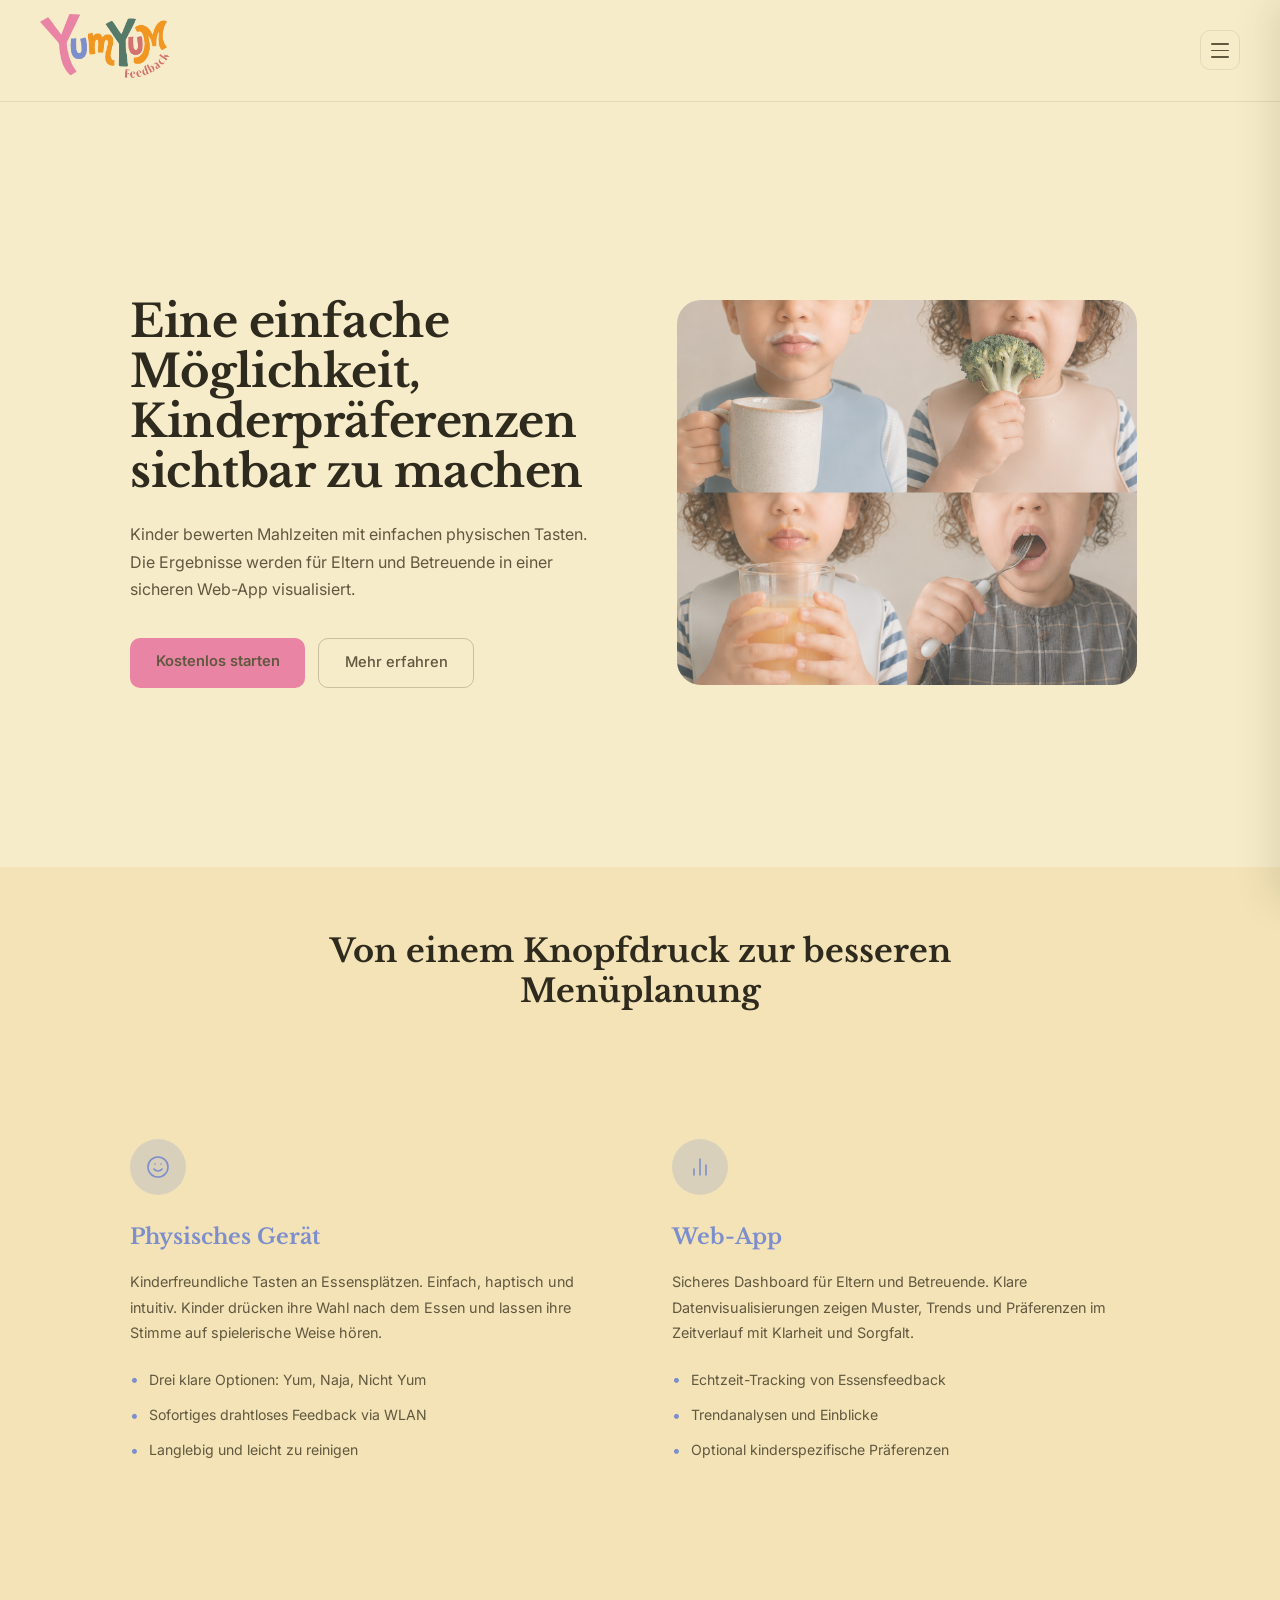
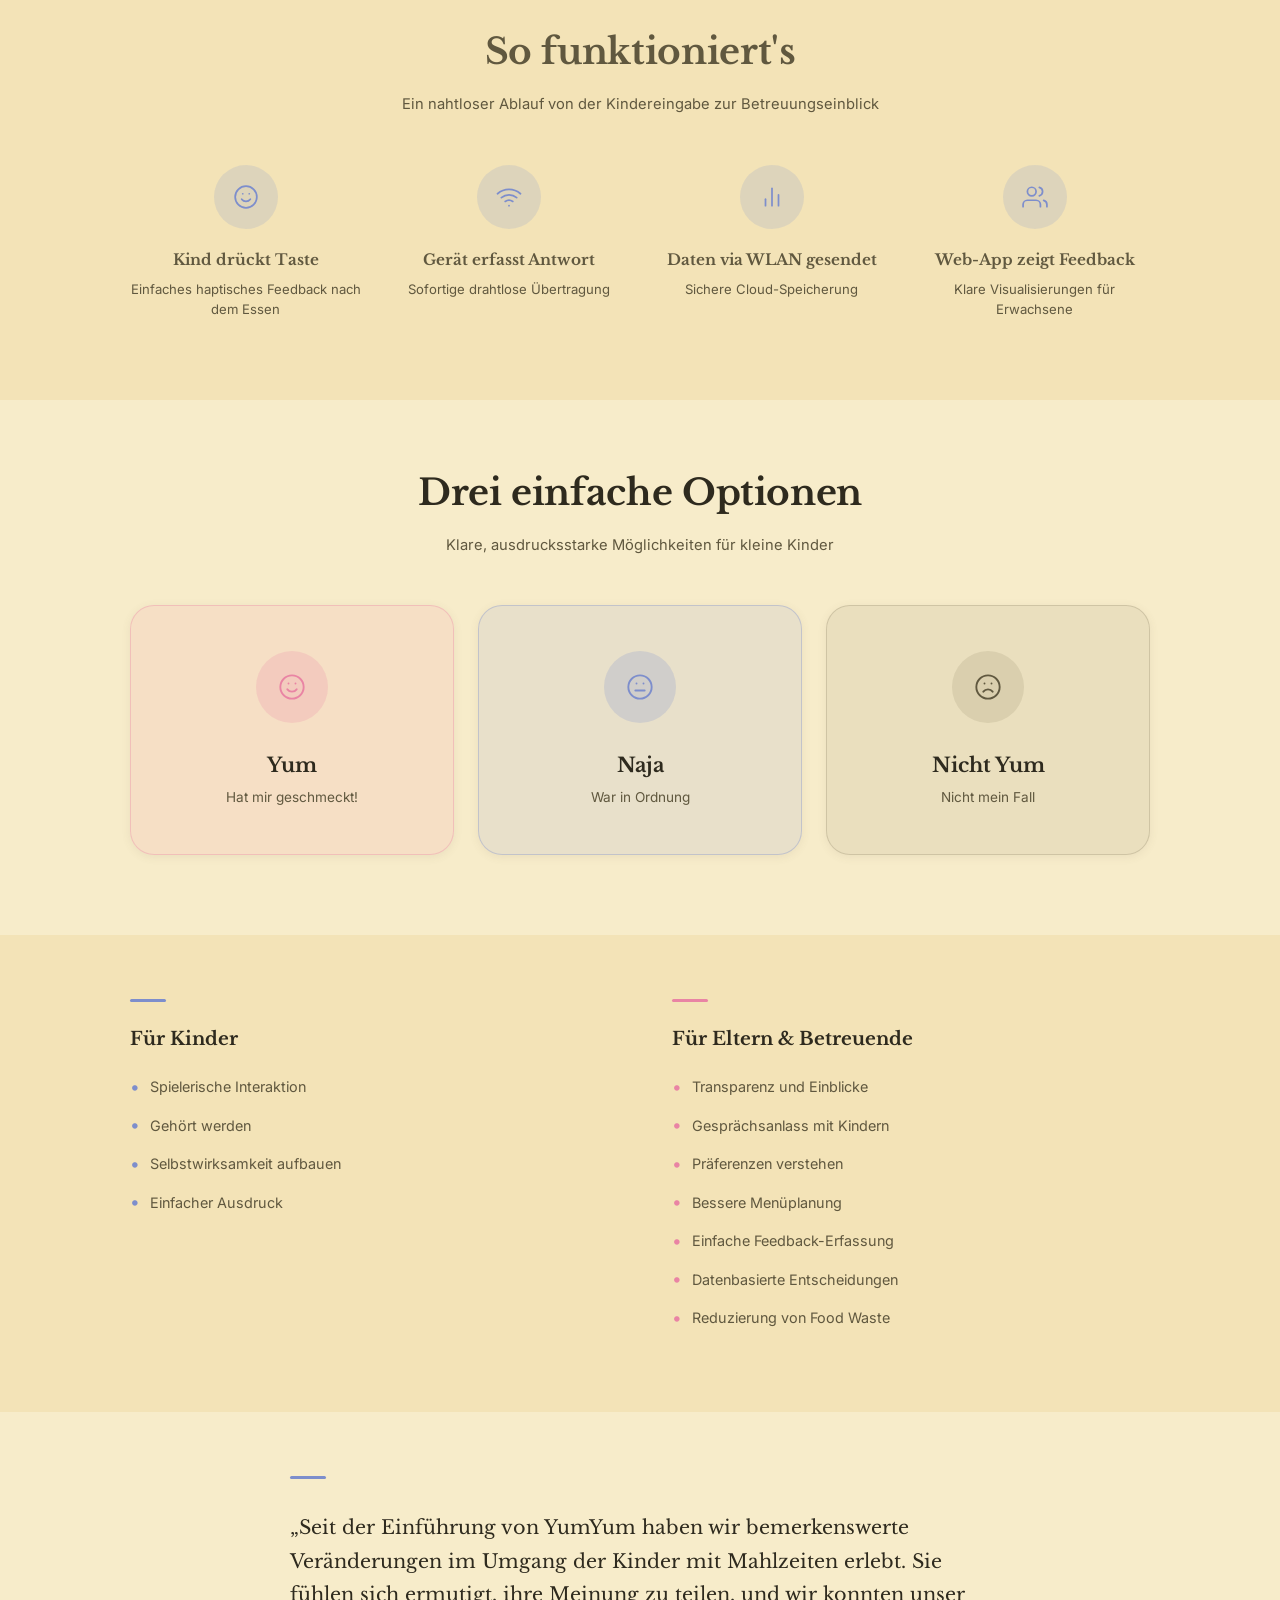
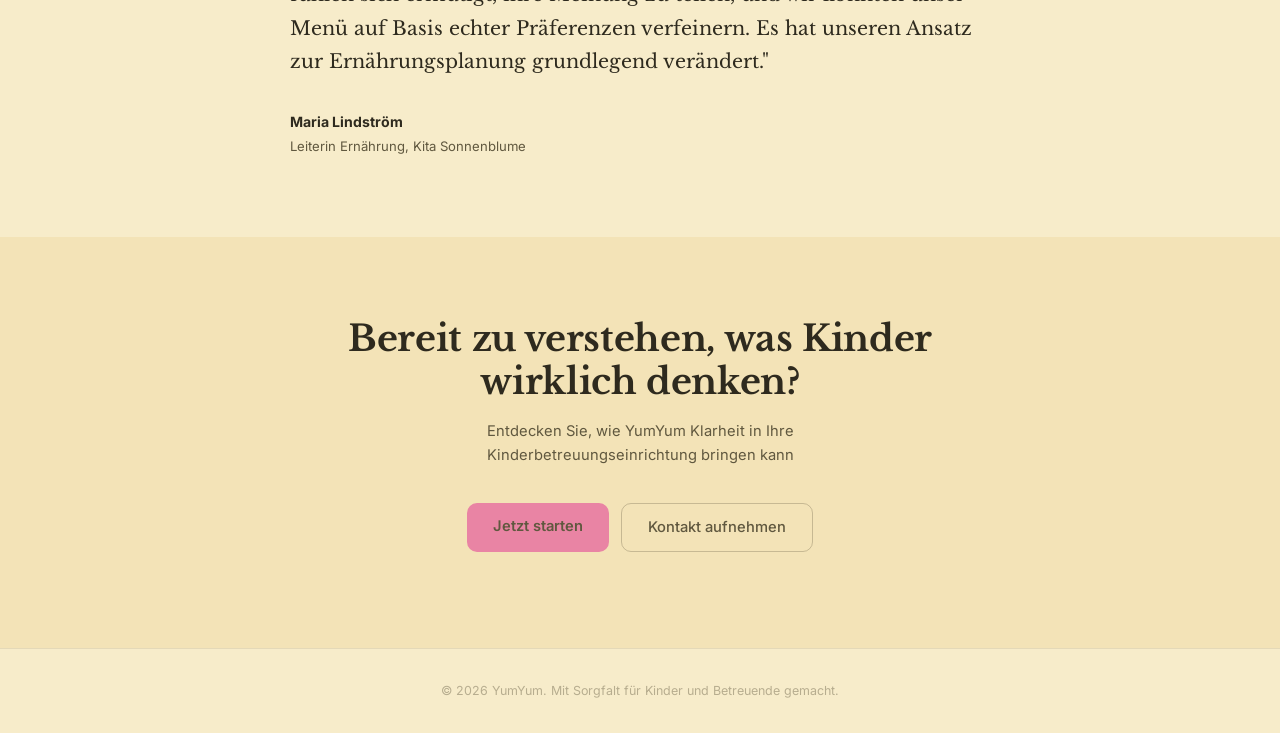
<file: index.html>
<!DOCTYPE html>
<html lang="de">
<head>
  <meta charset="UTF-8" />
  <meta name="viewport" content="width=device-width, initial-scale=1.0" />
  <title>YumYum</title>
  <link rel="preconnect" href="https://fonts.googleapis.com">
  <link rel="preconnect" href="https://fonts.gstatic.com" crossorigin>
  <link href="https://fonts.googleapis.com/css2?family=Libre+Baskerville:ital,wght@0,400;0,700;1,400&family=Inter:wght@300;400;500;600&display=swap" rel="stylesheet">
  <style>
    *, *::before, *::after { box-sizing: border-box; margin: 0; padding: 0; }
    :root {
      --cream:       #F7ECCA;
      --cream-dark:  #ede0b4;
      --cream-alt:   #F3E3B7;
      --sand:        #B7AD8F;
      --sand-border: rgba(183,173,143,0.3);
      --olive:       #60583F;
      --pink:        #E984A4;
      --pink-hover:  #d4608a;
      --pink-light:  rgba(233,132,164,0.18);
      --blue:        #7D8ECC;
      --blue-light:  rgba(125,142,204,0.22);
      --text:        #2e2a1e;
      --text-muted:  #60583F;
      --text-faint:  #B7AD8F;
      --white-card:  #fdfaf2;
      --radius-md: 10px; --radius-lg: 16px; --radius-xl: 24px; --radius-pill: 9999px;
      --shadow-card: 0 2px 10px rgba(96,88,63,0.09);
      --shadow-drawer: -8px 0 36px rgba(60,50,20,0.13);
      --font-serif: 'Libre Baskerville', Georgia, serif;
      --font-sans: 'Inter', system-ui, sans-serif;
      --transition: 150ms cubic-bezier(0.16,1,0.3,1);
    }
    html { -webkit-font-smoothing: antialiased; scroll-behavior: smooth; }
    body { font-family: var(--font-sans); background: var(--cream); color: var(--text); min-height: 100dvh; font-size: 1rem; line-height: 1.6; }

    /* ── NAV ── */
    .nav {
      background: var(--cream);
      border-bottom: 1px solid var(--sand-border);
      padding: 0.9rem 2.5rem;
      display: flex;
      align-items: center;
      justify-content: space-between;
      position: sticky;
      top: 0;
      z-index: 200;
    }
    .nav-logo { display: flex; align-items: center; gap: 5px; text-decoration: none; }

    /* Hamburger */
    .hamburger {
      background: none;
      border: 1px solid var(--sand-border);
      border-radius: var(--radius-md);
      width: 40px; height: 40px;
      display: flex; flex-direction: column; align-items: center; justify-content: center; gap: 5px;
      cursor: pointer;
      transition: background var(--transition);
      position: relative; z-index: 300;
    }
    .hamburger:hover { background: var(--cream-dark); }
    .hamburger span {
      display: block; width: 18px; height: 1.5px;
      background: var(--olive); border-radius: 2px;
      transition: transform 220ms ease, opacity 180ms ease;
    }
    .hamburger.open span:nth-child(1) { transform: translateY(6.5px) rotate(45deg); }
    .hamburger.open span:nth-child(2) { opacity: 0; transform: scaleX(0); }
    .hamburger.open span:nth-child(3) { transform: translateY(-6.5px) rotate(-45deg); }

    /* Drawer backdrop */
    .drawer-backdrop {
      position: fixed; inset: 0;
      background: rgba(48,40,20,0.32);
      backdrop-filter: blur(3px);
      z-index: 240;
      opacity: 0; pointer-events: none;
      transition: opacity 240ms ease;
    }
    .drawer-backdrop.open { opacity: 1; pointer-events: all; }

    /* Drawer */
    .nav-drawer {
      position: fixed; top: 0; right: 0;
      width: min(340px, 90vw); height: 100dvh;
      background: var(--white-card);
      border-left: 1px solid var(--sand-border);
      box-shadow: var(--shadow-drawer);
      z-index: 250;
      transform: translateX(100%);
      transition: transform 290ms cubic-bezier(0.16,1,0.3,1);
      display: flex; flex-direction: column;
      padding: 1.6rem;
      overflow-y: auto;
    }
    .nav-drawer.open { transform: translateX(0); }

    .drawer-top {
      display: flex; align-items: center; justify-content: space-between;
      margin-bottom: 2rem;
    }
    .drawer-brand { font-family: var(--font-serif); font-size: 1rem; font-weight: 700; color: var(--text); }

    /* Konto section */
    .drawer-section { margin-bottom: 1.6rem; }
    .drawer-section-label {
      font-size: 0.67rem; font-weight: 600; letter-spacing: 0.1em;
      text-transform: uppercase; color: var(--text-faint);
      margin-bottom: 0.6rem; padding-left: 0.1rem;
    }
    .konto-cards { display: grid; grid-template-columns: 1fr 1fr; gap: 0.5rem; }
    .konto-card {
      display: flex; flex-direction: column; align-items: center; justify-content: center;
      gap: 0.3rem; padding: 1rem 0.5rem;
      border-radius: var(--radius-lg);
      border: 1px solid var(--sand-border);
      text-decoration: none;
      background: var(--cream);
      transition: background var(--transition), border-color var(--transition);
      text-align: center;
    }
    .konto-card:hover { background: var(--cream-dark); border-color: var(--sand); }
    .konto-card-icon {
      width: 32px; height: 32px;
      border-radius: 8px;
      display: flex; align-items: center; justify-content: center;
      margin-bottom: 0.2rem;
    }
    .konto-card-icon svg { display: block; }
    .konto-card-label { font-size: 0.8rem; font-weight: 600; color: var(--text); }
    .konto-card-sub { font-size: 0.68rem; color: var(--text-faint); }
    .konto-card.primary-card { background: var(--pink-light); border-color: rgba(233,132,164,0.4); }
    .konto-card.primary-card:hover { background: rgba(233,132,164,0.32); border-color: var(--pink); }

    .drawer-divider { border: none; border-top: 1px solid var(--sand-border); margin: 0.6rem 0 1rem; }

    /* Nav links */
    .drawer-nav { display: flex; flex-direction: column; gap: 0.1rem; }
    .drawer-link {
      display: flex; align-items: center; gap: 0.75rem;
      padding: 0.65rem 0.8rem; border-radius: var(--radius-md);
      text-decoration: none; font-size: 0.9rem; font-weight: 500; color: var(--text-muted);
      transition: background var(--transition), color var(--transition);
    }
    .drawer-link:hover { background: var(--cream); color: var(--text); }
    .drawer-link-icon { width: 20px; height: 20px; flex-shrink: 0; color: var(--sand); }

    .drawer-footer { margin-top: auto; padding-top: 1.2rem; border-top: 1px solid var(--sand-border); font-size: 0.73rem; color: var(--text-faint); }

    /* ── HERO ── */
    .hero {
      padding: 5rem 2.5rem 4rem; max-width: 1100px; margin: 0 auto;
      display: grid; grid-template-columns: 1fr 1fr; gap: 3rem;
      align-items: center; min-height: 85vh;
    }
    .hero-h1 {
      font-family: var(--font-serif);
      font-size: clamp(2.2rem, 3.5vw, 3.4rem);
      font-weight: 700; line-height: 1.12; color: var(--text);
      margin-bottom: 1.5rem; letter-spacing: -0.01em;
    }
    .hero-p { font-size: 1rem; color: var(--text-muted); max-width: 46ch; line-height: 1.7; margin-bottom: 2.2rem; }
    .hero-btns { display: flex; gap: 0.8rem; flex-wrap: wrap; }
    .btn-primary {
      background: var(--pink); color: var(--olive);
      border: none; border-radius: var(--radius-md);
      padding: 0.75rem 1.6rem; font-family: var(--font-sans); font-size: 0.92rem; font-weight: 600;
      cursor: pointer; text-decoration: none; display: inline-block;
      transition: background var(--transition), transform 120ms ease;
    }
    .btn-primary:hover { background: var(--pink-hover); transform: translateY(-1px); }
    .btn-secondary {
      background: none; color: var(--olive);
      border: 1px solid rgba(96,88,63,0.3); border-radius: var(--radius-md);
      padding: 0.75rem 1.6rem; font-family: var(--font-sans); font-size: 0.92rem; font-weight: 500;
      cursor: pointer; text-decoration: none; display: inline-block;
      transition: background var(--transition);
    }
    .btn-secondary:hover { background: var(--cream-dark); }
    .hero-right { display: flex; align-items: center; justify-content: center; }
    .hero-img {
      width: 100%; max-width: 460px; height: auto;
      border-radius: var(--radius-xl); object-fit: cover;
    }

    /* ── KNOPFDRUCK ── */
    .section-knopf { background: #F3E3B7; padding: 4rem 2.5rem; text-align: center; }
    .section-knopf h2 {
      font-family: var(--font-serif); font-size: clamp(1.5rem,2.5vw,2.1rem);
      font-weight: 700; color: var(--text); max-width: 640px; margin: 0 auto; line-height: 1.25;
    }

    /* ── FEATURES ── */
    .section-features-wrap { background: var(--cream-alt); }
    .section-features { padding: 4rem 2.5rem 5rem; max-width: 1100px; margin: 0 auto; display: grid; grid-template-columns: 1fr 1fr; gap: 4rem; }
    .feature-card { background: none; border: none; padding: 0; }
    .feature-icon { width: 56px; height: 56px; border-radius: 50%; background: rgba(125,142,204,0.22); display: flex; align-items: center; justify-content: center; margin-bottom: 1.6rem; }
    .feature-card h3 { font-family: var(--font-serif); font-size: 1.35rem; font-weight: 700; color: var(--blue); margin-bottom: 0.9rem; }
    .feature-card p { font-size: 0.9rem; color: var(--text-muted); line-height: 1.75; margin-bottom: 1.4rem; }
    .feature-list { list-style: none; display: flex; flex-direction: column; gap: 0.6rem; }
    .feature-list li { font-size: 0.88rem; color: var(--text-muted); display: flex; align-items: center; gap: 0.6rem; }
    .feature-list li::before { content: "•"; color: var(--blue); font-size: 1rem; flex-shrink: 0; }

    /* ── SO FUNKTIONIERTS ── */
    .section-howto-wrap { background: #F3E3B7; }
    .section-howto { padding: 5rem 2.5rem; max-width: 1100px; margin: 0 auto; }
    .section-howto-wrap .section-h2,
    .section-howto-wrap .section-sub,
    .section-howto-wrap .howto-title,
    .section-howto-wrap .howto-sub { color: #60583F; }
    .section-center { text-align: center; margin-bottom: 3rem; }
    .section-h2 { font-family: var(--font-serif); font-size: clamp(1.6rem,2.8vw,2.4rem); font-weight: 700; color: var(--text); margin-bottom: 0.8rem; letter-spacing: -0.01em; }
    .section-sub { font-size: 0.92rem; color: var(--text-muted); max-width: 56ch; margin: 0 auto; line-height: 1.6; }
    .howto-steps { display: grid; grid-template-columns: repeat(4,1fr); gap: 2rem; }
    .howto-step { text-align: center; }
    .howto-icon { width: 64px; height: 64px; border-radius: 50%; display: flex; align-items: center; justify-content: center; margin: 0 auto 1.2rem; }
    .blue-bg { background: rgba(125,142,204,0.18); }
    .howto-title { font-family: var(--font-serif); font-size: 0.95rem; font-weight: 700; color: var(--text); margin-bottom: 0.4rem; }
    .howto-sub { font-size: 0.82rem; color: var(--text-muted); line-height: 1.55; }

    /* ── DREI OPTIONEN ── */
    .section-options-wrap { background: var(--cream); }
    .section-options { padding: 4rem 2.5rem 5rem; max-width: 1100px; margin: 0 auto; }
    .options-grid { display: grid; grid-template-columns: repeat(3,1fr); gap: 1.5rem; }
    .option-card { background: var(--white-card); border: 1px solid var(--sand-border); border-radius: var(--radius-xl); padding: 2.8rem 2rem; text-align: center; box-shadow: var(--shadow-card); }
    .option-card-pink { background: rgba(233,132,164,0.12); border-color: rgba(233,132,164,0.35); }
    .option-card-blue { background: rgba(125,142,204,0.12); border-color: rgba(125,142,204,0.35); }
    .option-card-brown { background: rgba(183,173,143,0.2); border-color: rgba(96,88,63,0.2); }
    .option-icon { width: 72px; height: 72px; border-radius: 50%; display: flex; align-items: center; justify-content: center; margin: 0 auto 1.6rem; }
    .pink-circle { background: rgba(233,132,164,0.22); }
    .blue-circle { background: rgba(125,142,204,0.22); }
    .sand-circle { background: rgba(96,88,63,0.12); }
    .option-title { font-family: var(--font-serif); font-size: 1.25rem; font-weight: 700; color: var(--text); margin-bottom: 0.4rem; }
    .option-sub { font-size: 0.85rem; color: var(--text-muted); }

    /* ── FÜR WEN ── */
    .section-vorteile-wrap { background: var(--cream-alt); }
    .section-fuer { padding: 4rem 2.5rem 5rem; max-width: 1100px; margin: 0 auto; }
    .fuer-grid { display: grid; grid-template-columns: 1fr 1fr; gap: 4rem; }
    .fuer-accent { width: 36px; height: 3px; border-radius: 2px; margin-bottom: 1.4rem; }
    .blue-accent { background: var(--blue); }
    .pink-accent { background: var(--pink); }
    .fuer-title { font-family: var(--font-serif); font-size: 1.15rem; font-weight: 700; color: var(--text); margin-bottom: 1.2rem; }
    .fuer-list { list-style: none; display: flex; flex-direction: column; gap: 0.65rem; }
    .fuer-list li { font-size: 0.9rem; color: var(--text-muted); display: flex; align-items: center; gap: 0.6rem; }
    .fuer-blue li::before { content: "•"; color: var(--blue); font-size: 1.1rem; }
    .fuer-pink li::before { content: "•"; color: var(--pink); font-size: 1.1rem; }

    /* ── TESTIMONIAL ── */
    .section-testimonial-wrap { background: var(--cream); }
    .section-testimonial { padding: 4rem 2.5rem 5rem; max-width: 780px; margin: 0 auto; }
    .testimonial-accent { width: 36px; height: 3px; border-radius: 2px; margin-bottom: 2rem; }
    .testimonial-quote { font-family: var(--font-serif); font-size: clamp(1rem,1.5vw,1.2rem); color: var(--text); line-height: 1.75; font-style: normal; margin-bottom: 2rem; }
    .testimonial-name { font-size: 0.88rem; font-weight: 700; color: var(--text); margin-bottom: 0.15rem; }
    .testimonial-role { font-size: 0.82rem; color: var(--text-muted); }

    /* ── CTA ── */
    .section-cta-wrap { background: var(--cream-alt); }
    .section-cta { padding: 5rem 2.5rem 6rem; text-align: center; max-width: 680px; margin: 0 auto; }
    .cta-h2 { font-family: var(--font-serif); font-size: clamp(1.6rem,2.8vw,2.4rem); font-weight: 700; color: var(--text); margin-bottom: 1rem; line-height: 1.2; letter-spacing: -0.01em; }
    .cta-sub { font-size: 0.92rem; color: var(--text-muted); max-width: 52ch; margin: 0 auto 2.2rem; line-height: 1.65; }
    .cta-btns { display: flex; gap: 0.8rem; justify-content: center; flex-wrap: wrap; }

    /* ── ÜBER UNS ── */
    .section-about { padding: 5rem 2.5rem; max-width: 680px; margin: 0 auto; text-align: center; }
    .section-about h2 { font-family: var(--font-serif); font-size: clamp(1.4rem,2.2vw,1.9rem); font-weight: 700; color: var(--text); margin-bottom: 1.2rem; }
    .section-about p { font-size: 0.95rem; color: var(--text-muted); line-height: 1.75; }

    footer { text-align: center; padding: 2rem; font-size: 0.78rem; color: var(--text-faint); border-top: 1px solid var(--sand-border); }

    @media (max-width: 768px) {
      .hero { grid-template-columns: 1fr; min-height: auto; padding: 3rem 1.5rem; }
      .hero-right { display: none; }
      .section-features { grid-template-columns: 1fr; padding: 2.5rem 1.5rem; }
      .nav { padding: 0.8rem 1.5rem; }
      .section-knopf { padding: 2.5rem 1.5rem; }
      .howto-steps { grid-template-columns: repeat(2,1fr); }
      .options-grid { grid-template-columns: 1fr; }
      .fuer-grid { grid-template-columns: 1fr; gap: 2.5rem; }
      .section-howto, .section-options, .section-fuer, .section-testimonial, .section-cta { padding-left: 1.5rem; padding-right: 1.5rem; }
    }
  </style>
</head>
<body>

<div class="drawer-backdrop" id="drawerBackdrop" aria-hidden="true"></div>

<!-- DRAWER -->
<aside class="nav-drawer" id="navDrawer" role="dialog" aria-modal="true" aria-label="Navigation">
  <div class="drawer-top">
    <span class="drawer-brand">YumYum</span>
    <button class="hamburger open" id="drawerClose" aria-label="Menü schliessen">
      <span></span><span></span><span></span>
    </button>
  </div>

  <div class="drawer-section">
    <p class="drawer-section-label">Mein Konto</p>
    <div class="konto-cards">
      <a href="login.html" class="konto-card primary-card">
        <div class="konto-card-icon">
          <svg width="18" height="18" viewBox="0 0 24 24" fill="none" stroke="currentColor" stroke-width="2" stroke-linecap="round" stroke-linejoin="round" style="color:var(--olive)"><path d="M15 3h4a2 2 0 0 1 2 2v14a2 2 0 0 1-2 2h-4"/><polyline points="10 17 15 12 10 7"/><line x1="15" y1="12" x2="3" y2="12"/></svg>
        </div>
        <span class="konto-card-label">Anmelden</span>
        <span class="konto-card-sub">Login</span>
      </a>
      <a href="register.html" class="konto-card">
        <div class="konto-card-icon">
          <svg width="18" height="18" viewBox="0 0 24 24" fill="none" stroke="currentColor" stroke-width="2" stroke-linecap="round" stroke-linejoin="round" style="color:var(--olive)"><path d="M16 21v-2a4 4 0 0 0-4-4H6a4 4 0 0 0-4 4v2"/><circle cx="9" cy="7" r="4"/><line x1="19" y1="8" x2="19" y2="14"/><line x1="22" y1="11" x2="16" y2="11"/></svg>
        </div>
        <span class="konto-card-label">Registrieren</span>
        <span class="konto-card-sub">Neu dabei?</span>
      </a>
    </div>
  </div>

  <hr class="drawer-divider">

  <div class="drawer-section">
    <p class="drawer-section-label">Seiten</p>
    <nav class="drawer-nav">
      <a href="#wie-es-funktioniert" class="drawer-link" onclick="closeDrawer()">
        <svg class="drawer-link-icon" viewBox="0 0 24 24" fill="none" stroke="currentColor" stroke-width="1.8" stroke-linecap="round" stroke-linejoin="round"><circle cx="12" cy="12" r="10"/><polyline points="12 6 12 12 16 14"/></svg>
        So funktioniert's
      </a>
      <a href="#fuer-wen" class="drawer-link" onclick="closeDrawer()">
        <svg class="drawer-link-icon" viewBox="0 0 24 24" fill="none" stroke="currentColor" stroke-width="1.8" stroke-linecap="round" stroke-linejoin="round"><polygon points="12 2 15.09 8.26 22 9.27 17 14.14 18.18 21.02 12 17.77 5.82 21.02 7 14.14 2 9.27 8.91 8.26 12 2"/></svg>
        Vorteile
      </a>
      <a href="ueber_uns.html" class="drawer-link">
        <svg class="drawer-link-icon" viewBox="0 0 24 24" fill="none" stroke="currentColor" stroke-width="1.8" stroke-linecap="round" stroke-linejoin="round"><path d="M17 21v-2a4 4 0 0 0-4-4H5a4 4 0 0 0-4 4v2"/><circle cx="9" cy="7" r="4"/><path d="M23 21v-2a4 4 0 0 0-3-3.87"/><path d="M16 3.13a4 4 0 0 1 0 7.75"/></svg>
        Über uns
      </a>
      <a href="kontakt.html" class="drawer-link">
        <svg class="drawer-link-icon" viewBox="0 0 24 24" fill="none" stroke="currentColor" stroke-width="1.8" stroke-linecap="round" stroke-linejoin="round"><path d="M4 4h16c1.1 0 2 .9 2 2v12c0 1.1-.9 2-2 2H4c-1.1 0-2-.9-2-2V6c0-1.1.9-2 2-2z"/><polyline points="22,6 12,13 2,6"/></svg>
        Kontakt
      </a>
    </nav>
  </div>

  <div class="drawer-footer">© 2026 YumYum · Mit Sorgfalt gemacht</div>
</aside>

<!-- NAV -->
<nav class="nav">
  <a href="index.html" class="nav-logo" aria-label="YumYum">
    <img src="img/logo_yumyum.png" alt="YumYum" style="height:72px; width:auto; display:block;" />
  </a>
  <button class="hamburger" id="hamburgerBtn" aria-label="Menü öffnen" aria-expanded="false" aria-controls="navDrawer">
    <span></span><span></span><span></span>
  </button>
</nav>

<!-- HERO -->
<section class="hero">
  <div class="hero-left">
    <h1 class="hero-h1">Eine einfache Möglichkeit, Kinderpräferenzen sichtbar zu machen</h1>
    <p class="hero-p">Kinder bewerten Mahlzeiten mit einfachen physischen Tasten. Die Ergebnisse werden für Eltern und Betreuende in einer sicheren Web-App visualisiert.</p>
    <div class="hero-btns">
      <a href="login.html" class="btn-primary">Kostenlos starten</a>
      <a href="#wie-es-funktioniert" class="btn-secondary">Mehr erfahren</a>
    </div>
  </div>
  <div class="hero-right">
    <img src="img/kids_startseite.png" alt="Kinder beim Essen" class="hero-img" />
  </div>
</section>

<!-- KNOPFDRUCK -->
<section class="section-knopf" id="motto">
  <h2>Von einem Knopfdruck zur besseren Menüplanung</h2>
</section>

<!-- FEATURES -->
<div class="section-features-wrap">
<section class="section-features" id="features">
  <div class="feature-card">
    <div class="feature-icon">
      <svg width="24" height="24" viewBox="0 0 24 24" fill="none" stroke="#7D8ECC" stroke-width="1.6" stroke-linecap="round" stroke-linejoin="round"><circle cx="12" cy="12" r="10"/><path d="M8 14s1.5 2 4 2 4-2 4-2"/><line x1="9" y1="9" x2="9.01" y2="9"/><line x1="15" y1="9" x2="15.01" y2="9"/></svg>
    </div>
    <h3>Physisches Gerät</h3>
    <p>Kinderfreundliche Tasten an Essensplätzen. Einfach, haptisch und intuitiv. Kinder drücken ihre Wahl nach dem Essen und lassen ihre Stimme auf spielerische Weise hören.</p>
    <ul class="feature-list">
      <li>Drei klare Optionen: Yum, Naja, Nicht Yum</li>
      <li>Sofortiges drahtloses Feedback via WLAN</li>
      <li>Langlebig und leicht zu reinigen</li>
    </ul>
  </div>
  <div class="feature-card">
    <div class="feature-icon">
      <svg width="24" height="24" viewBox="0 0 24 24" fill="none" stroke="#7D8ECC" stroke-width="1.6" stroke-linecap="round" stroke-linejoin="round"><line x1="18" y1="20" x2="18" y2="10"/><line x1="12" y1="20" x2="12" y2="4"/><line x1="6" y1="20" x2="6" y2="14"/></svg>
    </div>
    <h3>Web-App</h3>
    <p>Sicheres Dashboard für Eltern und Betreuende. Klare Datenvisualisierungen zeigen Muster, Trends und Präferenzen im Zeitverlauf mit Klarheit und Sorgfalt.</p>
    <ul class="feature-list">
      <li>Echtzeit-Tracking von Essensfeedback</li>
      <li>Trendanalysen und Einblicke</li>
      <li>Optional kinderspezifische Präferenzen</li>
    </ul>
  </div>
</section>
</div>

<!-- SO FUNKTIONIERTS -->
<div class="section-howto-wrap">
<section class="section-howto" id="wie-es-funktioniert">
  <div class="section-center">
    <h2 class="section-h2">So funktioniert's</h2>
    <p class="section-sub">Ein nahtloser Ablauf von der Kindereingabe zur Betreuungseinblick</p>
  </div>
  <div class="howto-steps">
    <div class="howto-step">
      <div class="howto-icon blue-bg">
        <svg width="26" height="26" viewBox="0 0 24 24" fill="none" stroke="currentColor" stroke-width="1.6" stroke-linecap="round" stroke-linejoin="round" style="color:#7D8ECC"><circle cx="12" cy="12" r="10"/><path d="M8 14s1.5 2 4 2 4-2 4-2"/><line x1="9" y1="9" x2="9.01" y2="9"/><line x1="15" y1="9" x2="15.01" y2="9"/></svg>
      </div>
      <p class="howto-title">Kind drückt Taste</p>
      <p class="howto-sub">Einfaches haptisches Feedback nach dem Essen</p>
    </div>
    <div class="howto-step">
      <div class="howto-icon blue-bg">
        <svg width="26" height="26" viewBox="0 0 24 24" fill="none" stroke="currentColor" stroke-width="1.6" stroke-linecap="round" stroke-linejoin="round" style="color:#7D8ECC"><path d="M5 12.55a11 11 0 0 1 14.08 0"/><path d="M1.42 9a16 16 0 0 1 21.16 0"/><path d="M8.53 16.11a6 6 0 0 1 6.95 0"/><line x1="12" y1="20" x2="12.01" y2="20"/></svg>
      </div>
      <p class="howto-title">Gerät erfasst Antwort</p>
      <p class="howto-sub">Sofortige drahtlose Übertragung</p>
    </div>
    <div class="howto-step">
      <div class="howto-icon blue-bg">
        <svg width="26" height="26" viewBox="0 0 24 24" fill="none" stroke="currentColor" stroke-width="1.6" stroke-linecap="round" stroke-linejoin="round" style="color:#7D8ECC"><line x1="18" y1="20" x2="18" y2="10"/><line x1="12" y1="20" x2="12" y2="4"/><line x1="6" y1="20" x2="6" y2="14"/></svg>
      </div>
      <p class="howto-title">Daten via WLAN gesendet</p>
      <p class="howto-sub">Sichere Cloud-Speicherung</p>
    </div>
    <div class="howto-step">
      <div class="howto-icon blue-bg">
        <svg width="26" height="26" viewBox="0 0 24 24" fill="none" stroke="currentColor" stroke-width="1.6" stroke-linecap="round" stroke-linejoin="round" style="color:#7D8ECC"><path d="M17 21v-2a4 4 0 0 0-4-4H5a4 4 0 0 0-4 4v2"/><circle cx="9" cy="7" r="4"/><path d="M23 21v-2a4 4 0 0 0-3-3.87"/><path d="M16 3.13a4 4 0 0 1 0 7.75"/></svg>
      </div>
      <p class="howto-title">Web-App zeigt Feedback</p>
      <p class="howto-sub">Klare Visualisierungen für Erwachsene</p>
    </div>
  </div>
</section>
</div>

<!-- DREI OPTIONEN -->
<div class="section-options-wrap">
<section class="section-options">
  <div class="section-center">
    <h2 class="section-h2">Drei einfache Optionen</h2>
    <p class="section-sub">Klare, ausdrucksstarke Möglichkeiten für kleine Kinder</p>
  </div>
  <div class="options-grid">
    <div class="option-card option-card-pink">
      <div class="option-icon pink-circle">
        <svg width="28" height="28" viewBox="0 0 24 24" fill="none" stroke="#E984A4" stroke-width="1.6" stroke-linecap="round" stroke-linejoin="round"><circle cx="12" cy="12" r="10"/><path d="M8 14s1.5 2 4 2 4-2 4-2"/><line x1="9" y1="9" x2="9.01" y2="9"/><line x1="15" y1="9" x2="15.01" y2="9"/></svg>
      </div>
      <h3 class="option-title">Yum</h3>
      <p class="option-sub">Hat mir geschmeckt!</p>
    </div>
    <div class="option-card option-card-blue">
      <div class="option-icon blue-circle">
        <svg width="28" height="28" viewBox="0 0 24 24" fill="none" stroke="#7D8ECC" stroke-width="1.6" stroke-linecap="round" stroke-linejoin="round"><circle cx="12" cy="12" r="10"/><line x1="8" y1="15" x2="16" y2="15"/><line x1="9" y1="9" x2="9.01" y2="9"/><line x1="15" y1="9" x2="15.01" y2="9"/></svg>
      </div>
      <h3 class="option-title">Naja</h3>
      <p class="option-sub">War in Ordnung</p>
    </div>
    <div class="option-card option-card-brown">
      <div class="option-icon sand-circle">
        <svg width="28" height="28" viewBox="0 0 24 24" fill="none" stroke="#60583F" stroke-width="1.6" stroke-linecap="round" stroke-linejoin="round"><circle cx="12" cy="12" r="10"/><path d="M16 16s-1.5-2-4-2-4 2-4 2"/><line x1="9" y1="9" x2="9.01" y2="9"/><line x1="15" y1="9" x2="15.01" y2="9"/></svg>
      </div>
      <h3 class="option-title">Nicht Yum</h3>
      <p class="option-sub">Nicht mein Fall</p>
    </div>
  </div>
</section>
</div>

<!-- FÜR WEN ← id hier hinzugefügt -->
<div class="section-vorteile-wrap" id="fuer-wen">
<section class="section-fuer">
  <div class="fuer-grid">
    <div class="fuer-col">
      <div class="fuer-accent blue-accent"></div>
      <h3 class="fuer-title">Für Kinder</h3>
      <ul class="fuer-list fuer-blue">
        <li>Spielerische Interaktion</li>
        <li>Gehört werden</li>
        <li>Selbstwirksamkeit aufbauen</li>
        <li>Einfacher Ausdruck</li>
      </ul>
    </div>
    <div class="fuer-col">
      <div class="fuer-accent pink-accent"></div>
      <h3 class="fuer-title">Für Eltern &amp; Betreuende</h3>
      <ul class="fuer-list fuer-pink">
        <li>Transparenz und Einblicke</li>
        <li>Gesprächsanlass mit Kindern</li>
        <li>Präferenzen verstehen</li>
        <li>Bessere Menüplanung</li>
        <li>Einfache Feedback-Erfassung</li>
        <li>Datenbasierte Entscheidungen</li>
        <li>Reduzierung von Food Waste</li>
      </ul>
    </div>
  </div>
</section>
</div>

<!-- TESTIMONIAL -->
<div class="section-testimonial-wrap">
<section class="section-testimonial">
  <div class="testimonial-inner">
    <div class="testimonial-accent blue-accent"></div>
    <blockquote class="testimonial-quote">
      „Seit der Einführung von YumYum haben wir bemerkenswerte Veränderungen im Umgang der Kinder mit Mahlzeiten erlebt. Sie fühlen sich ermutigt, ihre Meinung zu teilen, und wir konnten unser Menü auf Basis echter Präferenzen verfeinern. Es hat unseren Ansatz zur Ernährungsplanung grundlegend verändert."
    </blockquote>
    <div class="testimonial-author">
      <p class="testimonial-name">Maria Lindström</p>
      <p class="testimonial-role">Leiterin Ernährung, Kita Sonnenblume</p>
    </div>
  </div>
</section>
</div>

<!-- CTA -->
<div class="section-cta-wrap">
<section class="section-cta">
  <h2 class="cta-h2">Bereit zu verstehen, was Kinder wirklich denken?</h2>
  <p class="cta-sub">Entdecken Sie, wie YumYum Klarheit in Ihre Kinderbetreuungseinrichtung bringen kann</p>
  <div class="cta-btns">
    <a href="register.html" class="btn-primary">Jetzt starten</a>
    <a href="kontakt.html" class="btn-secondary">Kontakt aufnehmen</a>
  </div>
</section>
</div>

<footer>© 2026 YumYum. Mit Sorgfalt für Kinder und Betreuende gemacht.</footer>

<script>
  const hamburgerBtn = document.getElementById("hamburgerBtn");
  const drawerClose  = document.getElementById("drawerClose");
  const navDrawer    = document.getElementById("navDrawer");
  const backdrop     = document.getElementById("drawerBackdrop");

  function openDrawer() {
    navDrawer.classList.add("open");
    backdrop.classList.add("open");
    hamburgerBtn.classList.add("open");
    hamburgerBtn.setAttribute("aria-expanded", "true");
    document.body.style.overflow = "hidden";
  }
  function closeDrawer() {
    navDrawer.classList.remove("open");
    backdrop.classList.remove("open");
    hamburgerBtn.classList.remove("open");
    hamburgerBtn.setAttribute("aria-expanded", "false");
    document.body.style.overflow = "";
  }

  hamburgerBtn.addEventListener("click", openDrawer);
  drawerClose.addEventListener("click", closeDrawer);
  backdrop.addEventListener("click", closeDrawer);
  document.addEventListener("keydown", e => { if (e.key === "Escape") closeDrawer(); });
</script>
</body>
</html>
</file>
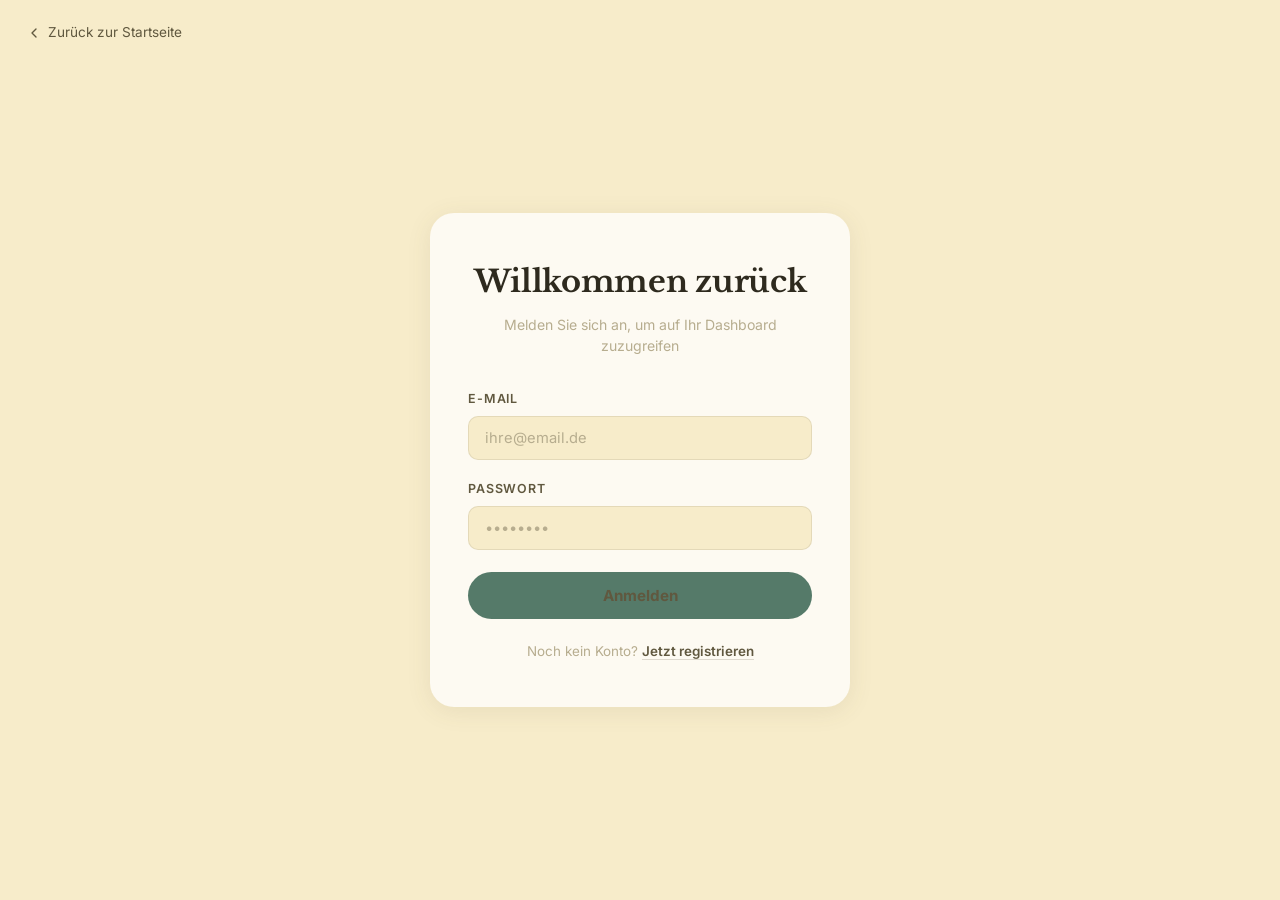
<file: dashboard.html>
<!DOCTYPE html>
<html lang="de">
<head>
  <meta charset="UTF-8" />
  <meta name="viewport" content="width=device-width, initial-scale=1.0" />
  <title>YumYum – Dashboard</title>
  <link rel="preconnect" href="https://fonts.googleapis.com">
  <link rel="preconnect" href="https://fonts.gstatic.com" crossorigin>
  <link href="https://fonts.googleapis.com/css2?family=Libre+Baskerville:ital,wght@0,400;0,700;1,400&family=Inter:wght@300;400;500;600&display=swap" rel="stylesheet">
  <style>
    *, *::before, *::after { box-sizing: border-box; margin: 0; padding: 0; }
    :root {
      --cream:       #F7ECCA;
      --cream-dark:  #ede0b4;
      --cream-alt:   #F3E3B7;
      --sand:        #B7AD8F;
      --sand-border: rgba(183,173,143,0.3);
      --olive:       #60583F;
      --pink:        #E984A4;
      --pink-hover:  #d4608a;
      --pink-light:  rgba(233,132,164,0.18);
      --blue:        #7D8ECC;
      --blue-light:  rgba(125,142,204,0.22);
      --text:        #2e2a1e;
      --text-muted:  #60583F;
      --text-faint:  #B7AD8F;
      --white-card:  #fdfaf2;
      --radius-md: 10px; --radius-lg: 16px; --radius-xl: 24px; --radius-pill: 9999px;
      --shadow-card: 0 2px 10px rgba(96,88,63,0.09);
      --shadow-drawer: -8px 0 36px rgba(60,50,20,0.13);
      --font-serif: 'Libre Baskerville', Georgia, serif;
      --font-sans: 'Inter', system-ui, sans-serif;
      --transition: 150ms cubic-bezier(0.16,1,0.3,1);
    }
    html { -webkit-font-smoothing: antialiased; }
    body { font-family: var(--font-sans); background: var(--cream); color: var(--text); min-height: 100dvh; }

    /* ── NAV ── */
    .nav {
      background: var(--cream);
      border-bottom: 1px solid var(--sand-border);
      padding: 0.9rem 2.5rem;
      display: flex; align-items: center; justify-content: space-between;
      position: sticky; top: 0; z-index: 200;
    }
    .nav-logo img { height: 72px; width: auto; display: block; }

    /* ── HAMBURGER ── */
    .hamburger {
      background: none;
      border: 1px solid var(--sand-border);
      border-radius: var(--radius-md);
      width: 40px; height: 40px;
      display: flex; flex-direction: column; align-items: center; justify-content: center; gap: 5px;
      cursor: pointer;
      transition: background var(--transition);
      position: relative; z-index: 300;
    }
    .hamburger:hover { background: var(--cream-dark); }
    .hamburger span {
      display: block; width: 18px; height: 1.5px;
      background: var(--olive); border-radius: 2px;
      transition: transform 220ms ease, opacity 180ms ease;
    }
    .hamburger.open span:nth-child(1) { transform: translateY(6.5px) rotate(45deg); }
    .hamburger.open span:nth-child(2) { opacity: 0; transform: scaleX(0); }
    .hamburger.open span:nth-child(3) { transform: translateY(-6.5px) rotate(-45deg); }

    /* ── DRAWER BACKDROP ── */
    .drawer-backdrop {
      position: fixed; inset: 0;
      background: rgba(48,40,20,0.32);
      backdrop-filter: blur(3px);
      z-index: 240;
      opacity: 0; pointer-events: none;
      transition: opacity 240ms ease;
    }
    .drawer-backdrop.open { opacity: 1; pointer-events: all; }

    /* ── DRAWER ── */
    .nav-drawer {
      position: fixed; top: 0; right: 0;
      width: min(340px, 90vw); height: 100dvh;
      background: var(--white-card);
      border-left: 1px solid var(--sand-border);
      box-shadow: var(--shadow-drawer);
      z-index: 250;
      transform: translateX(100%);
      transition: transform 290ms cubic-bezier(0.16,1,0.3,1);
      display: flex; flex-direction: column;
      padding: 1.6rem;
      overflow-y: auto;
    }
    .nav-drawer.open { transform: translateX(0); }

    .drawer-top {
      display: flex; align-items: center; justify-content: space-between;
      margin-bottom: 2rem;
    }
    .drawer-brand { font-family: var(--font-serif); font-size: 1rem; font-weight: 700; color: var(--text); }

    /* Eingeloggt-Info */
    .drawer-user-card {
      background: var(--cream);
      border: 1px solid var(--sand-border);
      border-radius: var(--radius-lg);
      padding: 0.9rem 1rem;
      margin-bottom: 1.4rem;
      display: flex; align-items: center; gap: 0.8rem;
    }
    .drawer-user-avatar {
      width: 36px; height: 36px; border-radius: 50%;
      background: var(--pink-light);
      border: 1px solid rgba(233,132,164,0.35);
      display: flex; align-items: center; justify-content: center; flex-shrink: 0;
    }
    .drawer-user-name { font-size: 0.85rem; font-weight: 600; color: var(--text); }
    .drawer-user-orga { font-size: 0.72rem; color: var(--text-faint); }

    .drawer-section { margin-bottom: 1.6rem; }
    .drawer-section-label {
      font-size: 0.67rem; font-weight: 600; letter-spacing: 0.1em;
      text-transform: uppercase; color: var(--text-faint);
      margin-bottom: 0.6rem; padding-left: 0.1rem;
    }

    .drawer-divider { border: none; border-top: 1px solid var(--sand-border); margin: 0.6rem 0 1rem; }

    /* Nav links */
    .drawer-nav { display: flex; flex-direction: column; gap: 0.1rem; }
    .drawer-link {
      display: flex; align-items: center; gap: 0.75rem;
      padding: 0.65rem 0.8rem; border-radius: var(--radius-md);
      text-decoration: none; font-size: 0.9rem; font-weight: 500; color: var(--text-muted);
      transition: background var(--transition), color var(--transition);
      border: none; background: none; cursor: pointer; width: 100%; text-align: left;
      font-family: var(--font-sans);
    }
    .drawer-link:hover { background: var(--cream); color: var(--text); }
    .drawer-link.active { background: var(--pink-light); color: var(--pink); font-weight: 600; }
    .drawer-link.active:hover { background: rgba(233,132,164,0.28); }
    .drawer-link-icon { width: 20px; height: 20px; flex-shrink: 0; color: var(--sand); }
    .drawer-link.active .drawer-link-icon { color: var(--pink); }
    .drawer-link.logout { color: var(--olive); }
    .drawer-link.logout:hover { background: var(--cream); color: var(--text); }

    /* Support Card */
    .support-card {
      padding: 0.8rem 1rem;
      border-radius: var(--radius-md);
      background: var(--cream);
      border: 1px solid var(--sand-border);
    }
    .support-card p { font-size: 0.72rem; color: var(--text-faint); margin-bottom: 0.3rem; }
    .support-card a {
      font-size: 0.85rem; font-weight: 600; color: var(--olive);
      text-decoration: none;
      transition: color var(--transition);
    }
    .support-card a:hover { color: var(--pink); }

    .drawer-footer { margin-top: auto; padding-top: 1.2rem; border-top: 1px solid var(--sand-border); font-size: 0.73rem; color: var(--text-faint); }

    /* ── LAYOUT ── */
    .dashboard-wrap { max-width: 1100px; margin: 0 auto; padding: 2.5rem 2rem 5rem; }
    .page-title { font-family: var(--font-serif); font-size: clamp(1.6rem, 2.5vw, 2.2rem); font-weight: 700; color: var(--text); margin-bottom: 0.3rem; }
    .page-sub { font-size: 0.88rem; color: var(--text-muted); margin-bottom: 2.5rem; }
    .section-header { display: flex; align-items: center; justify-content: space-between; margin-bottom: 1.2rem; }
    .section-title { font-family: var(--font-serif); font-size: 1.15rem; font-weight: 700; color: var(--text); }

    /* ── WOCHENPLAN ── */
    .woche-grid {
      display: grid; grid-template-columns: repeat(5, 1fr);
      gap: 1rem; margin-bottom: 3rem;
    }
    .tag-karte {
      background: var(--white-card); border: 1px solid var(--sand-border);
      border-radius: var(--radius-xl); padding: 1.4rem 1.2rem 1.2rem;
      cursor: pointer; transition: box-shadow 150ms, transform 130ms, border-color 150ms;
      display: flex; flex-direction: column; gap: 0.6rem; min-height: 190px;
    }
    .tag-karte:hover { box-shadow: 0 4px 18px rgba(96,88,63,0.13); transform: translateY(-2px); border-color: var(--pink); }
    .tag-karte.leer { cursor: default; }
    .tag-karte.leer:hover { transform: none; box-shadow: none; border-color: var(--sand-border); }
    .tag-header { display: flex; align-items: center; justify-content: space-between; }
    .tag-label { font-size: 0.7rem; font-weight: 700; letter-spacing: 0.09em; text-transform: uppercase; color: var(--text-faint); }
    .tag-datum { font-size: 0.68rem; color: var(--text-faint); }
    .gericht-name { font-family: var(--font-serif); font-size: 0.92rem; font-weight: 700; color: var(--text); line-height: 1.3; }
    .gericht-desc { font-size: 0.76rem; color: var(--text-muted); line-height: 1.5; }
    .gericht-badges { display: flex; gap: 0.3rem; flex-wrap: wrap; margin-top: auto; }
    .gbadge { font-size: 0.6rem; font-weight: 700; text-transform: uppercase; letter-spacing: 0.05em; padding: 0.15rem 0.4rem; border-radius: 4px; background: rgba(125,142,204,0.15); color: var(--olive); }
    .kein-gericht { font-size: 0.78rem; color: var(--text-faint); font-style: italic; margin: auto 0; }
    .bewertung-bar { margin-top: auto; }
    .bar-track { height: 5px; border-radius: 3px; background: rgba(183,173,143,0.2); display: flex; overflow: hidden; }
    .bar-pink  { background: var(--pink); height: 100%; transition: width 400ms ease; }
    .bar-blue  { background: var(--blue); height: 100%; transition: width 400ms ease; }
    .bar-sand  { background: var(--sand); height: 100%; transition: width 400ms ease; }
    .bar-labels { display: flex; justify-content: space-between; margin-top: 0.35rem; }
    .bar-label { font-size: 0.65rem; color: var(--text-faint); }

    /* ── GERICHTSERFASSUNG ── */
    .erfassung-section { background: var(--cream-alt); border-radius: var(--radius-xl); padding: 2rem 2.2rem; }
    .erfassung-title { font-family: var(--font-serif); font-size: 1.1rem; font-weight: 700; color: var(--text); margin-bottom: 1.4rem; }
    .erfassung-grid { display: grid; grid-template-columns: 1fr 1fr; gap: 1rem; }
    .field-full { grid-column: 1 / -1; }
    .field { display: flex; flex-direction: column; gap: 0.4rem; }
    .field label { font-size: 0.72rem; font-weight: 700; letter-spacing: 0.07em; text-transform: uppercase; color: var(--text-muted); }
    .field input, .field textarea {
      background: var(--white-card); border: 1.5px solid var(--sand-border);
      border-radius: var(--radius-md); padding: 0.65rem 0.9rem;
      font-family: var(--font-sans); font-size: 0.88rem; color: var(--text);
      outline: none; transition: border-color 140ms; width: 100%;
    }
    .field input:focus, .field textarea:focus { border-color: var(--pink); box-shadow: 0 0 0 3px rgba(233,132,164,0.15); }
    .field textarea { resize: vertical; min-height: 80px; }
    .badges-row { display: flex; gap: 0.5rem; flex-wrap: wrap; }
    .badge-check { display: none; }
    .badge-check + label {
      font-size: 0.7rem; font-weight: 700; text-transform: uppercase; letter-spacing: 0.05em;
      padding: 0.3rem 0.65rem; border-radius: 7px; border: 1.5px solid var(--sand-border);
      color: var(--text-muted); cursor: pointer; transition: all 140ms; background: var(--white-card);
    }
    .badge-check:checked + label { background: rgba(125,142,204,0.2); border-color: var(--blue); color: var(--olive); }
    .btn-primary { background: var(--pink); color: var(--olive); border: none; border-radius: var(--radius-md); padding: 0.75rem 1.6rem; font-family: var(--font-sans); font-size: 0.92rem; font-weight: 600; cursor: pointer; transition: background var(--transition), transform 120ms ease; }
    .btn-primary:hover { background: var(--pink-hover); transform: translateY(-1px); }
    .btn-submit-row { display: flex; justify-content: flex-end; margin-top: 1.4rem; }

    /* ── BEWERTUNGS-MODAL ── */
    .modal-overlay {
      display: none; position: fixed; inset: 0;
      background: rgba(48,40,20,0.4); backdrop-filter: blur(4px);
      z-index: 400; align-items: center; justify-content: center;
    }
    .modal-overlay.open { display: flex; }
    .modal-box {
      background: var(--white-card); border-radius: var(--radius-xl);
      padding: 2.2rem; width: 100%; max-width: 420px;
      box-shadow: 0 8px 40px rgba(48,40,20,0.18); position: relative;
    }
    .modal-box h2 { font-family: var(--font-serif); font-size: 1.2rem; font-weight: 700; color: var(--text); margin-bottom: 1.4rem; }
    .modal-close { position: absolute; top: 1.2rem; right: 1.2rem; background: none; border: none; cursor: pointer; color: var(--text-faint); font-size: 1.1rem; line-height: 1; padding: 0.2rem; }
    .modal-close:hover { color: var(--text); }
    .bew-scores { display: grid; grid-template-columns: repeat(3,1fr); gap: 0.8rem; margin-bottom: 1rem; }
    .bew-score-item { border-radius: var(--radius-lg); padding: 1rem 0.5rem; text-align: center; }
    .bew-score-num { font-family: var(--font-serif); font-size: 1.8rem; font-weight: 700; }
    .bew-score-label { font-size: 0.7rem; color: var(--text-muted); margin-top: 0.2rem; }
    .bew-score-item.pink { background: rgba(233,132,164,0.15); }
    .bew-score-item.pink .bew-score-num { color: var(--pink); }
    .bew-score-item.blue { background: rgba(125,142,204,0.15); }
    .bew-score-item.blue .bew-score-num { color: var(--blue); }
    .bew-score-item.sand { background: rgba(183,173,143,0.2); }
    .bew-score-item.sand .bew-score-num { color: var(--olive); }
    .bew-total { font-size: 0.82rem; color: var(--text-muted); text-align: center; }

    /* ── RESPONSIVE ── */
    @media (max-width: 900px) { .woche-grid { grid-template-columns: repeat(3,1fr); } }
    @media (max-width: 640px) {
      .woche-grid { grid-template-columns: 1fr 1fr; }
      .erfassung-grid { grid-template-columns: 1fr; }
      .field-full { grid-column: auto; }
      .nav { padding: 0.8rem 1.2rem; }
      .dashboard-wrap { padding: 1.5rem 1rem 3rem; }
    }
  </style>
</head>
<body>

<div class="drawer-backdrop" id="drawerBackdrop" aria-hidden="true"></div>

<!-- DRAWER (eingeloggt) -->
<aside class="nav-drawer" id="navDrawer" role="dialog" aria-modal="true" aria-label="Navigation">
  <div class="drawer-top">
    <span class="drawer-brand">YumYum</span>
    <button class="hamburger open" id="drawerClose" aria-label="Menü schliessen">
      <span></span><span></span><span></span>
    </button>
  </div>

  <!-- Nutzer-Info -->
  <div class="drawer-user-card">
    <div class="drawer-user-avatar">
      <svg width="18" height="18" viewBox="0 0 24 24" fill="none" stroke="var(--pink)" stroke-width="2" stroke-linecap="round" stroke-linejoin="round"><path d="M20 21v-2a4 4 0 0 0-4-4H8a4 4 0 0 0-4 4v2"/><circle cx="12" cy="7" r="4"/></svg>
    </div>
    <div>
      <div class="drawer-user-name" id="drawerUserName">–</div>
      <div class="drawer-user-orga" id="drawerUserOrga"></div>
    </div>
  </div>

  <hr class="drawer-divider">

  <!-- Navigation -->
  <div class="drawer-section">
    <p class="drawer-section-label">Navigation</p>
    <nav class="drawer-nav">
      <a href="dashboard.html" class="drawer-link active">
        <svg class="drawer-link-icon" viewBox="0 0 24 24" fill="none" stroke="currentColor" stroke-width="1.8" stroke-linecap="round" stroke-linejoin="round"><rect x="3" y="3" width="7" height="7"/><rect x="14" y="3" width="7" height="7"/><rect x="14" y="14" width="7" height="7"/><rect x="3" y="14" width="7" height="7"/></svg>
        Dashboard
      </a>
      <a href="kontakt.html" class="drawer-link">
        <svg class="drawer-link-icon" viewBox="0 0 24 24" fill="none" stroke="currentColor" stroke-width="1.8" stroke-linecap="round" stroke-linejoin="round"><path d="M4 4h16c1.1 0 2 .9 2 2v12c0 1.1-.9 2-2 2H4c-1.1 0-2-.9-2-2V6c0-1.1.9-2 2-2z"/><polyline points="22,6 12,13 2,6"/></svg>
        Kontakt
      </a>
    </nav>
  </div>

  <hr class="drawer-divider">

  <!-- Support -->
  <div class="drawer-section">
    <p class="drawer-section-label">Support</p>
    <div class="support-card">
      <p>Technischer Support</p>
      <a href="mailto:support@yumyum.ch">support@yumyum.ch</a>
    </div>
  </div>

  <hr class="drawer-divider">

  <!-- Konto -->
  <div class="drawer-section">
    <p class="drawer-section-label">Konto</p>
    <nav class="drawer-nav">
      <button class="drawer-link logout" id="logoutBtn">
        <svg class="drawer-link-icon" viewBox="0 0 24 24" fill="none" stroke="currentColor" stroke-width="1.8" stroke-linecap="round" stroke-linejoin="round"><path d="M9 21H5a2 2 0 0 1-2-2V5a2 2 0 0 1 2-2h4"/><polyline points="16 17 21 12 16 7"/><line x1="21" y1="12" x2="9" y2="12"/></svg>
        Abmelden
      </button>
    </nav>
  </div>

  <div class="drawer-footer">© 2026 YumYum · Mit Sorgfalt gemacht</div>
</aside>

<!-- NAV -->
<nav class="nav">
  <a href="index.html" class="nav-logo">
    <img src="img/logo_yumyum.png" alt="YumYum" />
  </a>
  <button class="hamburger" id="hamburgerBtn" aria-label="Menü öffnen" aria-expanded="false" aria-controls="navDrawer">
    <span></span><span></span><span></span>
  </button>
</nav>

<div class="dashboard-wrap">

  <h1 class="page-title">Dashboard</h1>
  <p class="page-sub">Willkommen zurück, <span id="userName">–</span><span id="userOrga"></span></p>

  <!-- WOCHENPLAN -->
  <div class="section-header">
    <span class="section-title">Wochenplan</span>
  </div>
  <div id="wocheContainer" class="woche-grid">
    <p style="color:var(--text-faint);font-size:.85rem;">Lädt…</p>
  </div>

  <!-- GERICHTSERFASSUNG -->
  <div class="erfassung-section">
    <div class="erfassung-title">Gericht erfassen</div>
    <form id="gerichtForm">
      <div class="erfassung-grid">
        <div class="field">
          <label for="gerichtDatum">Datum</label>
          <input type="date" id="gerichtDatum" required />
        </div>
        <div class="field">
          <label for="gerichtName">Name des Gerichts</label>
          <input type="text" id="gerichtName" placeholder="z.B. Pasta Napoli" required />
        </div>
        <div class="field field-full">
          <label for="gerichtDesc">Beschreibung</label>
          <textarea id="gerichtDesc" maxlength="250" placeholder="Kurze Beschreibung (optional)"></textarea>
        </div>
        <div class="field field-full">
          <label>Spezielles</label>
          <div class="badges-row">
            <input type="checkbox" class="badge-check" id="cb-vg" name="vegan"><label for="cb-vg">Vegan</label>
            <input type="checkbox" class="badge-check" id="cb-v"  name="vegetarisch"><label for="cb-v">Vegetarisch</label>
            <input type="checkbox" class="badge-check" id="cb-p"  name="pescetarisch"><label for="cb-p">Pescetarisch</label>
            <input type="checkbox" class="badge-check" id="cb-gf" name="glutenfrei"><label for="cb-gf">Glutenfrei</label>
            <input type="checkbox" class="badge-check" id="cb-lf" name="laktosefrei"><label for="cb-lf">Laktosefrei</label>
            <input type="checkbox" class="badge-check" id="cb-zf" name="zuckerfrei"><label for="cb-zf">Zuckerfrei</label>
            <input type="checkbox" class="badge-check" id="cb-sf" name="sojafrei"><label for="cb-sf">Sojafrei</label>
          </div>
        </div>
      </div>
      <div class="btn-submit-row">
        <button type="submit" class="btn-primary">Gericht erfassen</button>
      </div>
    </form>
  </div>

</div>

<!-- BEWERTUNGS-MODAL -->
<div class="modal-overlay" id="bewertungModal">
  <div class="modal-box">
    <button class="modal-close" id="bewertungModalClose">✕</button>
    <h2>Bewertungen — <span id="bewertungDatum"></span></h2>
    <div class="bew-scores">
      <div class="bew-score-item pink">
        <div class="bew-score-num" id="bewertungGood">–</div>
        <div class="bew-score-label">😊 Yum</div>
      </div>
      <div class="bew-score-item blue">
        <div class="bew-score-num" id="bewertungNeutral">–</div>
        <div class="bew-score-label">😐 Naja</div>
      </div>
      <div class="bew-score-item sand">
        <div class="bew-score-num" id="bewertungBad">–</div>
        <div class="bew-score-label">😕 Nicht Yum</div>
      </div>
    </div>
    <p class="bew-total">Gesamt: <strong id="bewertungTotal">–</strong> Bewertungen</p>
  </div>
</div>

<script src="js/dashboard.js"></script>
<script src="js/logout.js"></script>
<script>
  const hamburgerBtn = document.getElementById("hamburgerBtn");
  const drawerClose  = document.getElementById("drawerClose");
  const navDrawer    = document.getElementById("navDrawer");
  const backdrop     = document.getElementById("drawerBackdrop");

  function openDrawer() {
    navDrawer.classList.add("open");
    backdrop.classList.add("open");
    hamburgerBtn.classList.add("open");
    hamburgerBtn.setAttribute("aria-expanded", "true");
    document.body.style.overflow = "hidden";
  }
  function closeDrawer() {
    navDrawer.classList.remove("open");
    backdrop.classList.remove("open");
    hamburgerBtn.classList.remove("open");
    hamburgerBtn.setAttribute("aria-expanded", "false");
    document.body.style.overflow = "";
  }

  hamburgerBtn.addEventListener("click", openDrawer);
  drawerClose.addEventListener("click", closeDrawer);
  backdrop.addEventListener("click", closeDrawer);
  document.addEventListener("keydown", e => { if (e.key === "Escape") closeDrawer(); });

  // Nutzername + Orga in Drawer übertragen
  const observer = new MutationObserver(() => {
    const name = document.getElementById("userName").textContent;
    const orga = document.getElementById("userOrga").textContent;
    if (name && name !== "–") {
      document.getElementById("drawerUserName").textContent = name;
      document.getElementById("drawerUserOrga").textContent = orga;
      observer.disconnect();
    }
  });
  observer.observe(document.getElementById("userName"), { childList: true, characterData: true, subtree: true });
</script>
</body>
</html>
</file>
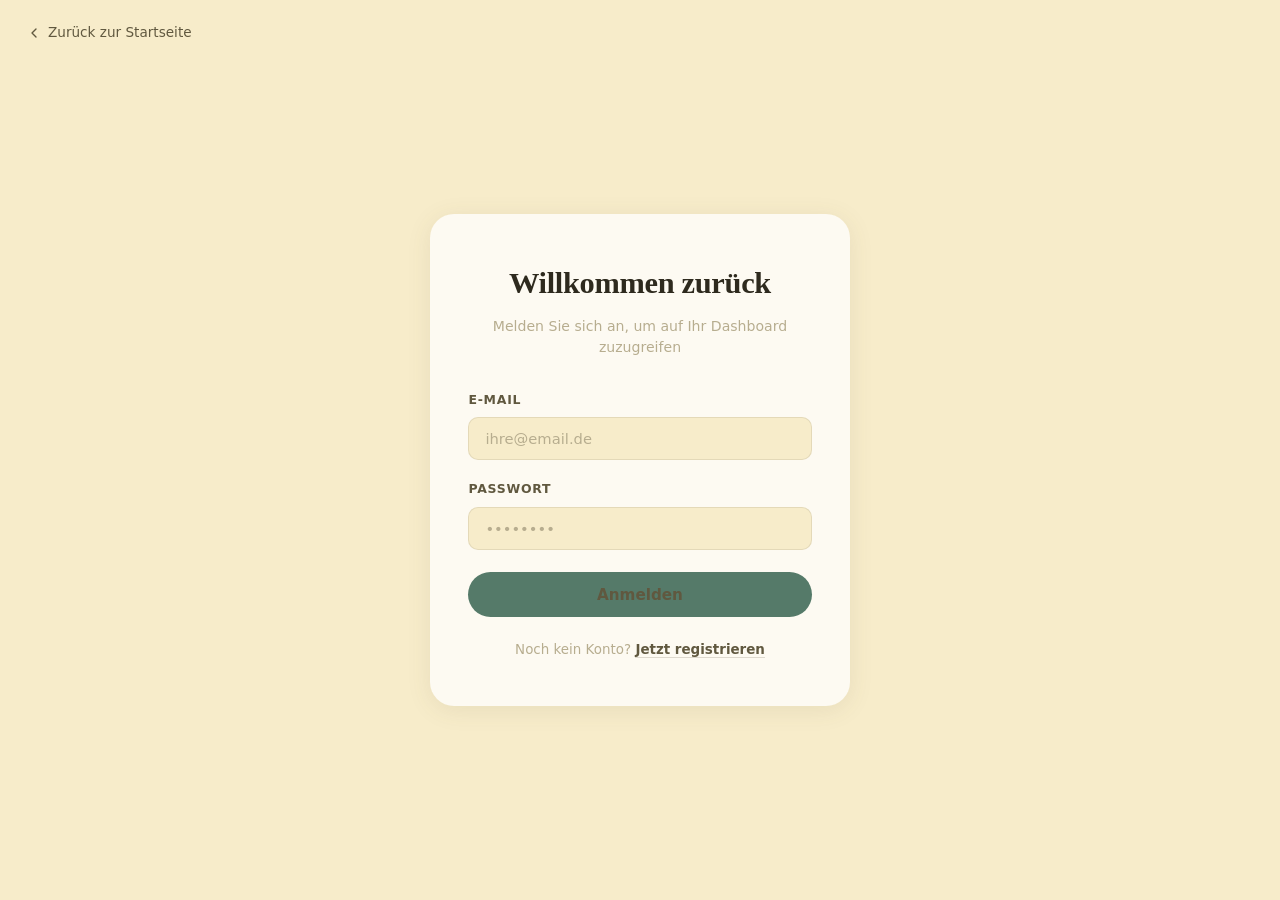
<file: gerichte.html>
<!DOCTYPE html>
<html lang="de">
  <head>
    <meta charset="UTF-8" />
    <meta name="viewport" content="width=device-width, initial-scale=1.0" />
    <title>Gerichte & Bewertungen</title>
    <link rel="stylesheet" href="css/style.css" />
  </head>
  <body>
    <h1>Gerichte & Bewertungen</h1>
    <div id="gerichte-container">
      <p>Lädt...</p>
    </div>

    <script src="js/protected.js"></script>
    <script src="js/gerichte.js"></script>
  </body>
</html>
</file>
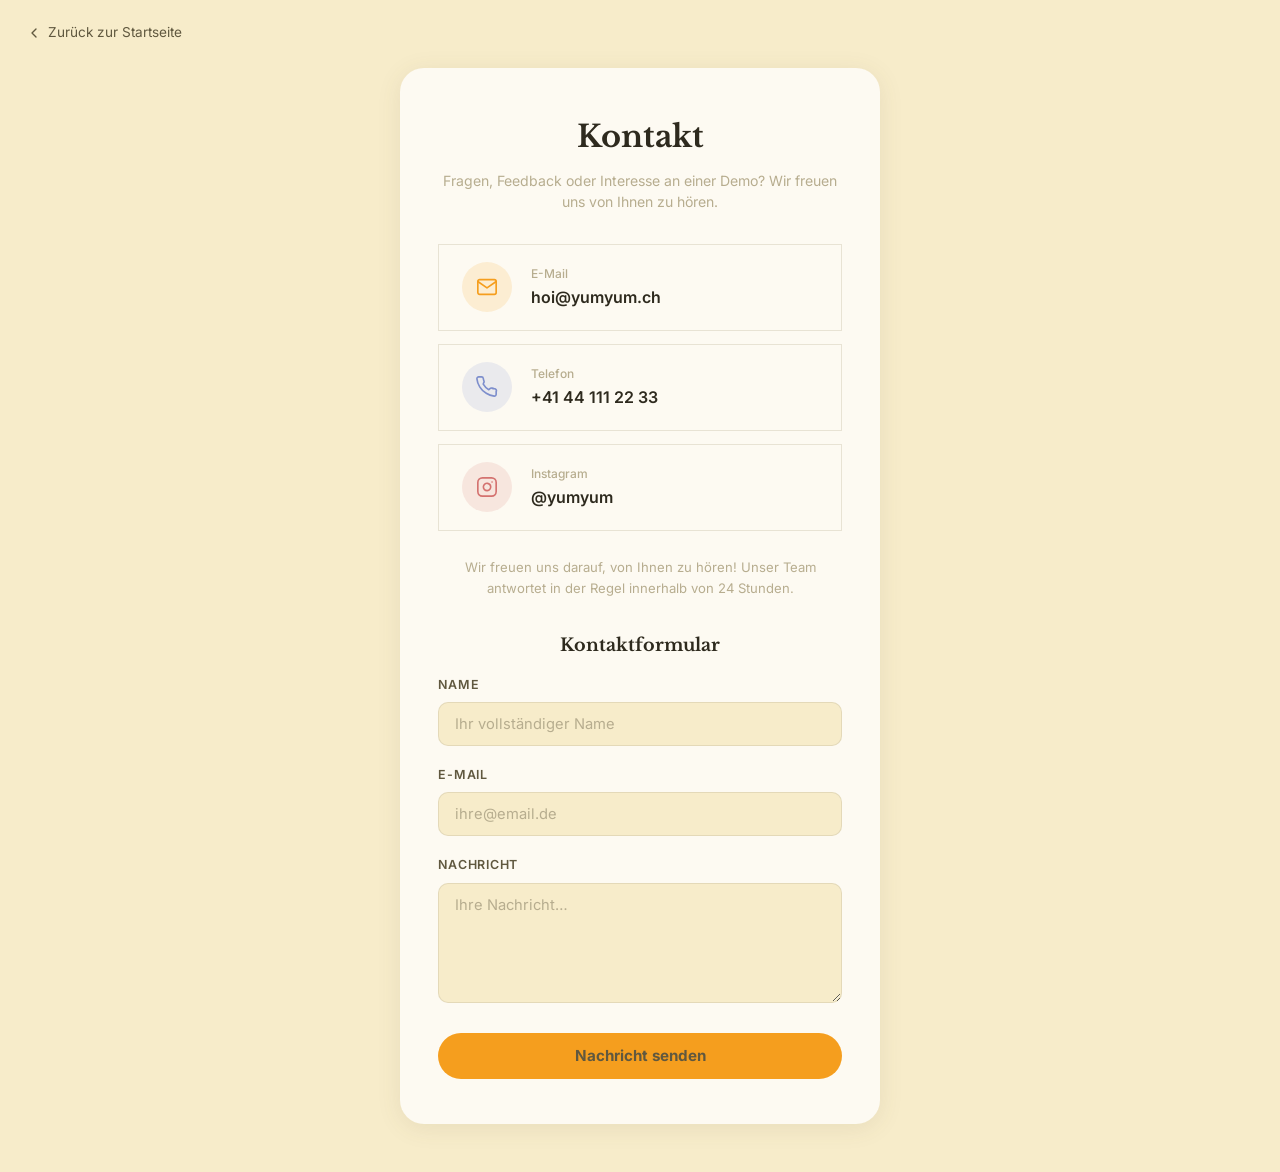
<file: kontakt.html>
<!DOCTYPE html>
<html lang="de">
<head>
  <meta charset="UTF-8" />
  <meta name="viewport" content="width=device-width, initial-scale=1.0" />
  <title>YumYum – Kontakt</title>
  <link rel="preconnect" href="https://fonts.googleapis.com">
  <link rel="preconnect" href="https://fonts.gstatic.com" crossorigin>
  <link href="https://fonts.googleapis.com/css2?family=Libre+Baskerville:wght@400;700&family=Inter:wght@300;400;500;600;700&display=swap" rel="stylesheet">
  <style>
    *, *::before, *::after { box-sizing: border-box; margin: 0; padding: 0; }
    :root {
      --cream: #F7ECCA; --cream-dark: #ede0b4; --sand: #B7AD8F;
      --sand-border: rgba(183,173,143,0.30); --olive: #60583F;
      --pink: #E984A4; --pink-hover: #d4608a;
      --white-card: #fdfaf2; --text: #2e2a1e;
      --text-muted: #60583F; --text-faint: #B7AD8F;
      --radius-md: 10px; --radius-xl: 24px; --radius-pill: 9999px;
      --shadow-card: 0 4px 24px rgba(96,88,63,0.10);
      --font-serif: 'Libre Baskerville', Georgia, serif;
      --font-sans: 'Inter', system-ui, sans-serif;
      --transition: 150ms cubic-bezier(0.16,1,0.3,1);
    }
    html { -webkit-font-smoothing: antialiased; }
    body { font-family: var(--font-sans); background: var(--cream); color: var(--text); min-height: 100dvh; display: flex; flex-direction: column; font-size: 1rem; line-height: 1.6; }
    .back-link { display: inline-flex; align-items: center; gap: 0.4rem; font-size: 0.85rem; color: var(--text-muted); text-decoration: none; padding: 1.4rem 1.6rem 0; }
    .back-link:hover { color: var(--olive); }
    .auth-wrap { flex: 1; display: flex; align-items: center; justify-content: center; padding: 1.5rem 1rem 3rem; }
    .auth-card { background: var(--white-card); border-radius: var(--radius-xl); padding: 2.8rem 2.4rem; width: 100%; max-width: 480px; box-shadow: var(--shadow-card); }
    .auth-card h1 { font-family: var(--font-serif); font-size: 1.9rem; font-weight: 700; color: var(--text); text-align: center; margin-bottom: 0.5rem; }
    .auth-sub { font-size: 0.88rem; color: var(--text-faint); text-align: center; margin-bottom: 2rem; line-height: 1.5; }
    .field { margin-bottom: 1.2rem; }
    .field label { display: block; font-size: 0.78rem; font-weight: 600; letter-spacing: 0.06em; text-transform: uppercase; color: var(--text-muted); margin-bottom: 0.45rem; }
    .field input, .field textarea { width: 100%; background: var(--cream); border: 1.5px solid var(--sand-border); border-radius: var(--radius-md); padding: 0.75rem 1rem; font-family: var(--font-sans); font-size: 0.92rem; color: var(--text); outline: none; transition: border-color 140ms ease, box-shadow 140ms ease; resize: vertical; }
    .field input::placeholder, .field textarea::placeholder { color: var(--text-faint); }
    .field input:focus, .field textarea:focus { border-color: var(--pink); box-shadow: 0 0 0 3px rgba(233,132,164,0.22); }
    .field textarea { min-height: 120px; }
    .btn-submit { display: block; width: 100%; background: #F59E1E; color: var(--olive); border: none; border-radius: var(--radius-pill); padding: 0.85rem; font-family: var(--font-sans); font-size: 0.95rem; font-weight: 700; cursor: pointer; margin-top: 1.4rem; transition: background 140ms ease, transform 120ms ease; }
    .btn-submit:hover { background: #f7b84b; transform: translateY(-1px); }
  
    .contact-cards { display: flex; flex-direction: column; gap: 0.8rem; margin: 1.6rem 0; }
    .contact-card { display: flex; align-items: center; gap: 1.2rem; background: var(--white-card); border: 1px solid var(--sand-border); border-radius: var(--radius-lg); padding: 1.1rem 1.4rem; text-decoration: none; transition: box-shadow 140ms ease, transform 120ms ease; }
    .contact-card:hover { box-shadow: 0 4px 16px rgba(96,88,63,0.10); transform: translateY(-1px); }
    .contact-icon { width: 50px; height: 50px; border-radius: 50%; display: flex; align-items: center; justify-content: center; flex-shrink: 0; }
    .contact-info { display: flex; flex-direction: column; gap: 0.15rem; }
    .contact-label { font-size: 0.75rem; color: var(--text-faint); font-weight: 500; }
    .contact-value { font-size: 1rem; font-weight: 600; color: var(--text); }
    .contact-footer-note { font-size: 0.82rem; color: var(--text-faint); line-height: 1.6; margin-top: 0.5rem; text-align: center; }

  </style>
</head>
<body>
  <a href="index.html" class="back-link">
    <svg width="16" height="16" viewBox="0 0 24 24" fill="none" stroke="currentColor" stroke-width="2" stroke-linecap="round" stroke-linejoin="round"><polyline points="15 18 9 12 15 6"/></svg>
    Zurück zur Startseite
  </a>
  <div class="auth-wrap">
    <div class="auth-card">
      <h1>Kontakt</h1>
      <p class="auth-sub">Fragen, Feedback oder Interesse an einer Demo? Wir freuen uns von Ihnen zu hören.</p>

      <!-- Kontakt-Karten -->
      <div class="contact-cards">
        <a href="mailto:hoi@yumyum.ch" class="contact-card">
          <div class="contact-icon" style="background:rgba(245,158,30,0.15);">
            <svg width="22" height="22" viewBox="0 0 24 24" fill="none" stroke="#F59E1E" stroke-width="1.8" stroke-linecap="round" stroke-linejoin="round"><path d="M4 4h16c1.1 0 2 .9 2 2v12c0 1.1-.9 2-2 2H4c-1.1 0-2-.9-2-2V6c0-1.1.9-2 2-2z"/><polyline points="22,6 12,13 2,6"/></svg>
          </div>
          <div class="contact-info">
            <span class="contact-label">E-Mail</span>
            <span class="contact-value">hoi@yumyum.ch</span>
          </div>
        </a>
        <a href="tel:+41441112233" class="contact-card">
          <div class="contact-icon" style="background:rgba(125,142,204,0.15);">
            <svg width="22" height="22" viewBox="0 0 24 24" fill="none" stroke="#7D8ECC" stroke-width="1.8" stroke-linecap="round" stroke-linejoin="round"><path d="M22 16.92v3a2 2 0 0 1-2.18 2 19.79 19.79 0 0 1-8.63-3.07A19.5 19.5 0 0 1 4.07 11.9 19.79 19.79 0 0 1 1 3.18 2 2 0 0 1 2.98 1h3a2 2 0 0 1 2 1.72 12.84 12.84 0 0 0 .7 2.81 2 2 0 0 1-.45 2.11L7.91 8.91a16 16 0 0 0 6.06 6.06l1.27-1.27a2 2 0 0 1 2.11-.45 12.84 12.84 0 0 0 2.81.7A2 2 0 0 1 22 16.92z"/></svg>
          </div>
          <div class="contact-info">
            <span class="contact-label">Telefon</span>
            <span class="contact-value">+41 44 111 22 33</span>
          </div>
        </a>
        <a href="https://www.instagram.com" target="_blank" class="contact-card">
          <div class="contact-icon" style="background:rgba(212,114,111,0.15);">
            <svg width="22" height="22" viewBox="0 0 24 24" fill="none" stroke="#D4726F" stroke-width="1.8" stroke-linecap="round" stroke-linejoin="round"><rect x="2" y="2" width="20" height="20" rx="5" ry="5"/><path d="M16 11.37A4 4 0 1 1 12.63 8 4 4 0 0 1 16 11.37z"/><line x1="17.5" y1="6.5" x2="17.51" y2="6.5"/></svg>
          </div>
          <div class="contact-info">
            <span class="contact-label">Instagram</span>
            <span class="contact-value">@yumyum</span>
          </div>
        </a>
      </div>

      <p class="contact-footer-note">Wir freuen uns darauf, von Ihnen zu hören! Unser Team antwortet in der Regel innerhalb von 24 Stunden.</p>

      <h2 style="font-family:var(--font-serif);font-size:1.1rem;font-weight:700;color:var(--text);margin-top:2rem;margin-bottom:1rem;text-align:center;">Kontaktformular</h2>
      <form>
        <div class="field">
          <label for="name">Name</label>
          <input type="text" id="name" placeholder="Ihr vollständiger Name" required />
        </div>
        <div class="field">
          <label for="email">E-Mail</label>
          <input type="email" id="email" placeholder="ihre@email.de" required />
        </div>
        <div class="field">
          <label for="nachricht">Nachricht</label>
          <textarea id="nachricht" placeholder="Ihre Nachricht…" required></textarea>
        </div>
        <button type="submit" class="btn-submit">Nachricht senden</button>
      </form>
    </div>
  </div>
</body>
</html>
</file>
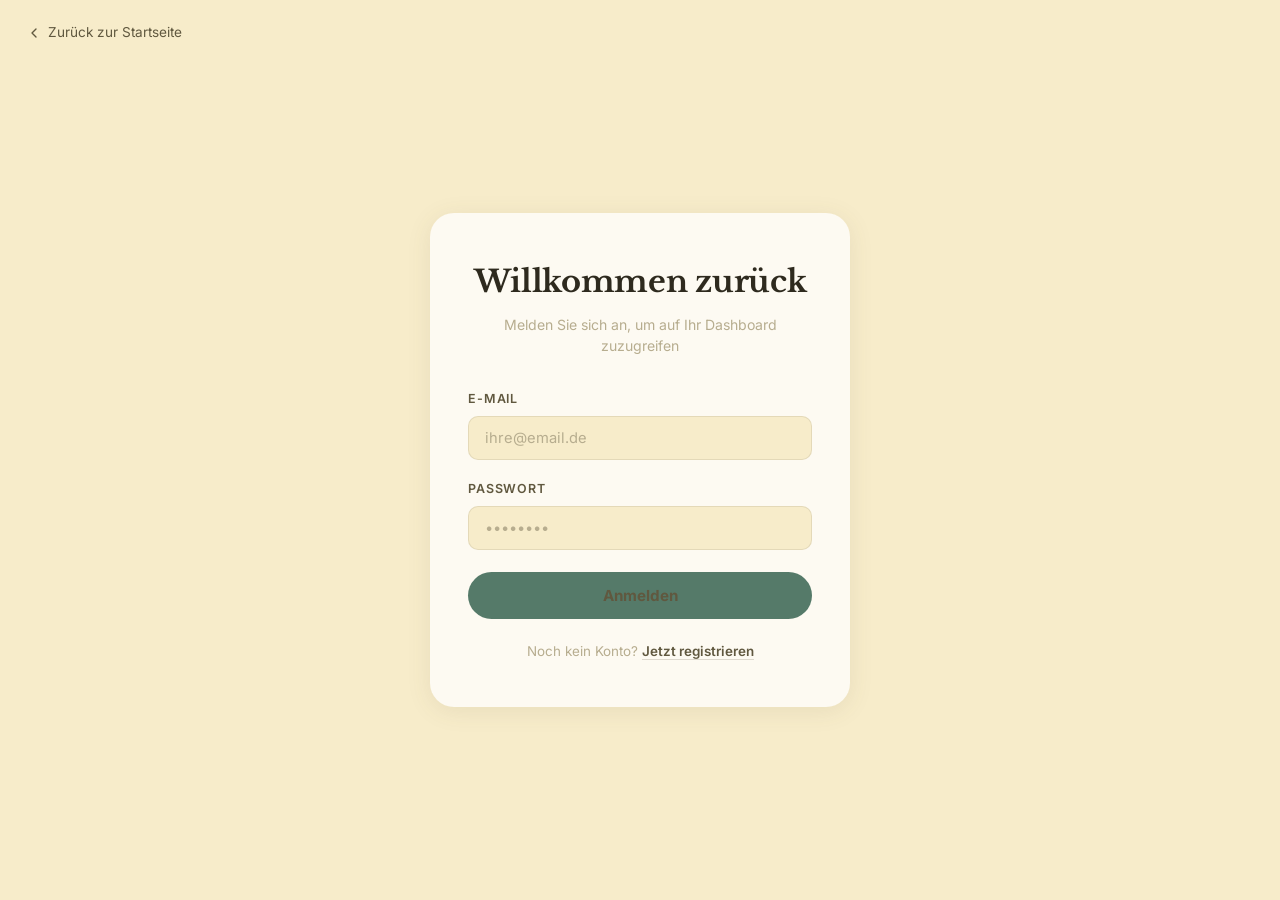
<file: login.html>
<!DOCTYPE html>
<html lang="de">
<head>
  <meta charset="UTF-8" />
  <meta name="viewport" content="width=device-width, initial-scale=1.0" />
  <title>YumYum – Anmelden</title>
  <link rel="preconnect" href="https://fonts.googleapis.com">
  <link rel="preconnect" href="https://fonts.gstatic.com" crossorigin>
  <link href="https://fonts.googleapis.com/css2?family=Libre+Baskerville:wght@400;700&family=Inter:wght@300;400;500;600;700&display=swap" rel="stylesheet">
  <style>
    *, *::before, *::after { box-sizing: border-box; margin: 0; padding: 0; }
    :root {
      --cream:       #F7ECCA;
      --cream-dark:  #ede0b4;
      --sand:        #B7AD8F;
      --sand-border: rgba(183,173,143,0.30);
      --olive:       #60583F;
      --olive-hover: #4a4230;
      --pink:        #557A69;
      --pink-hover:  #3f5e50;
      --pink-light:  rgba(85,122,105,0.25);
      --blue:        #7D8ECC;
      --white-card:  #fdfaf2;
      --text:        #2e2a1e;
      --text-muted:  #60583F;
      --text-faint:  #B7AD8F;
      --radius-md:   10px;
      --radius-lg:   16px;
      --radius-xl:   24px;
      --radius-pill: 9999px;
      --shadow-card: 0 4px 24px rgba(96,88,63,0.10);
      --font-serif:  'Libre Baskerville', Georgia, serif;
      --font-sans:   'Inter', system-ui, sans-serif;
    }
    html { -webkit-font-smoothing: antialiased; }
    body { font-family: var(--font-sans); background: var(--cream); color: var(--text); min-height: 100dvh; font-size: 1rem; line-height: 1.6; display: flex; flex-direction: column; }

    /* Back link */
    .back-link { display: inline-flex; align-items: center; gap: 0.4rem; font-size: 0.85rem; color: var(--text-muted); text-decoration: none; padding: 1.4rem 1.6rem 0; transition: color 130ms ease; }
    .back-link:hover { color: var(--olive); }

    /* Card */
    .auth-wrap { flex: 1; display: flex; align-items: center; justify-content: center; padding: 1.5rem 1rem 3rem; }
    .auth-card { background: var(--white-card); border-radius: var(--radius-xl); padding: 2.8rem 2.4rem; width: 100%; max-width: 420px; box-shadow: var(--shadow-card); }

    .auth-card h1 { font-family: var(--font-serif); font-size: 1.9rem; font-weight: 700; color: var(--text); text-align: center; margin-bottom: 0.5rem; letter-spacing: -0.01em; }
    .auth-sub { font-size: 0.88rem; color: var(--text-faint); text-align: center; margin-bottom: 2rem; line-height: 1.5; }

    /* Fields */
    .field { margin-bottom: 1.2rem; }
    .field label { display: block; font-size: 0.78rem; font-weight: 600; letter-spacing: 0.06em; text-transform: uppercase; color: var(--text-muted); margin-bottom: 0.45rem; }
    .field input { width: 100%; background: var(--cream); border: 1.5px solid var(--sand-border); border-radius: var(--radius-md); padding: 0.75rem 1rem; font-family: var(--font-sans); font-size: 0.92rem; color: var(--text); outline: none; transition: border-color 140ms ease, box-shadow 140ms ease; }
    .field input::placeholder { color: var(--text-faint); }
    .field input:focus { border-color: var(--pink); box-shadow: 0 0 0 3px rgba(85,122,105,0.22); }

    /* Role toggle */
    .role-label { display: block; font-size: 0.78rem; font-weight: 600; letter-spacing: 0.06em; text-transform: uppercase; color: var(--text-muted); margin-bottom: 0.6rem; }
    .role-cards { display: grid; grid-template-columns: 1fr 1fr; gap: 0.6rem; margin-bottom: 0.5rem; }
    .role-card { position: relative; }
    .role-card input[type="radio"] { position: absolute; opacity: 0; width: 0; height: 0; }
    .role-card label {
      display: flex; flex-direction: column; align-items: center; justify-content: center;
      gap: 0.35rem; padding: 1rem 0.5rem;
      border: 1.5px solid var(--sand-border); border-radius: var(--radius-lg);
      background: var(--cream); cursor: pointer; font-size: 0.82rem; font-weight: 600; color: var(--text);
      transition: all 150ms ease; text-align: center;
    }
    .role-card label svg { color: var(--sand); transition: color 150ms ease; }
    .role-card input[type="radio"]:checked + label { background: var(--pink-light); border-color: var(--pink); color: var(--olive); }
    .role-card input[type="radio"]:checked + label svg { color: var(--olive); }
    .role-hint { font-size: 0.75rem; color: var(--text-faint); margin-bottom: 1.2rem; line-height: 1.5; }

    /* Select */
    .select-wrap { position: relative; }
    .select-wrap select { width: 100%; background: var(--cream); border: 1.5px solid var(--sand-border); border-radius: var(--radius-md); padding: 0.75rem 2.2rem 0.75rem 1rem; font-family: var(--font-sans); font-size: 0.92rem; color: var(--text); outline: none; appearance: none; transition: border-color 140ms ease; }
    .select-wrap select:focus { border-color: var(--pink); box-shadow: 0 0 0 3px rgba(85,122,105,0.22); }
    .select-wrap::after { content: ""; position: absolute; right: 1rem; top: 50%; transform: translateY(-50%); width: 0; height: 0; border-left: 4px solid transparent; border-right: 4px solid transparent; border-top: 5px solid var(--text-faint); pointer-events: none; }

    /* Button */
    .btn-submit { display: block; width: 100%; background: var(--pink); color: var(--olive); border: none; border-radius: var(--radius-pill); padding: 0.85rem; font-family: var(--font-sans); font-size: 0.95rem; font-weight: 700; cursor: pointer; text-align: center; margin-top: 1.4rem; transition: background 140ms ease, transform 120ms ease; }
    .btn-submit:hover { background: #6fa088; transform: translateY(-1px); }

    /* Footer links */
    .auth-footer { text-align: center; font-size: 0.84rem; color: var(--text-faint); margin-top: 1.4rem; }
    .auth-footer a { color: var(--olive); font-weight: 600; text-decoration: none; border-bottom: 1px solid rgba(96,88,63,0.2); transition: border-color 130ms ease; }
    .auth-footer a:hover { border-color: var(--olive); }

    .auth-legal { text-align: center; font-size: 0.75rem; color: var(--text-faint); padding: 1rem; line-height: 1.5; }
</style>
</head>
<body>

  <a href="index.html" class="back-link">
    <svg width="16" height="16" viewBox="0 0 24 24" fill="none" stroke="currentColor" stroke-width="2" stroke-linecap="round" stroke-linejoin="round"><polyline points="15 18 9 12 15 6"/></svg>
    Zurück zur Startseite
  </a>

  <div class="auth-wrap">
    <div class="auth-card">
      <h1>Willkommen zurück</h1>
      <p class="auth-sub">Melden Sie sich an, um auf Ihr Dashboard zuzugreifen</p>

      <form id="loginForm">
        <div class="field">
          <label for="email">E-Mail</label>
          <input type="email" id="email" name="email" placeholder="ihre@email.de" required autocomplete="email" />
        </div>
        <div class="field">
          <label for="password">Passwort</label>
          <input type="password" id="password" name="password" placeholder="••••••••" required autocomplete="current-password" />
        </div>
        <button type="submit" class="btn-submit">Anmelden</button>
      </form>

      <div class="auth-footer">
        Noch kein Konto? <a href="register.html">Jetzt registrieren</a>
      </div>
    </div>
  </div>

  <script src="js/login.js"></script>
</body>
</html>
</file>
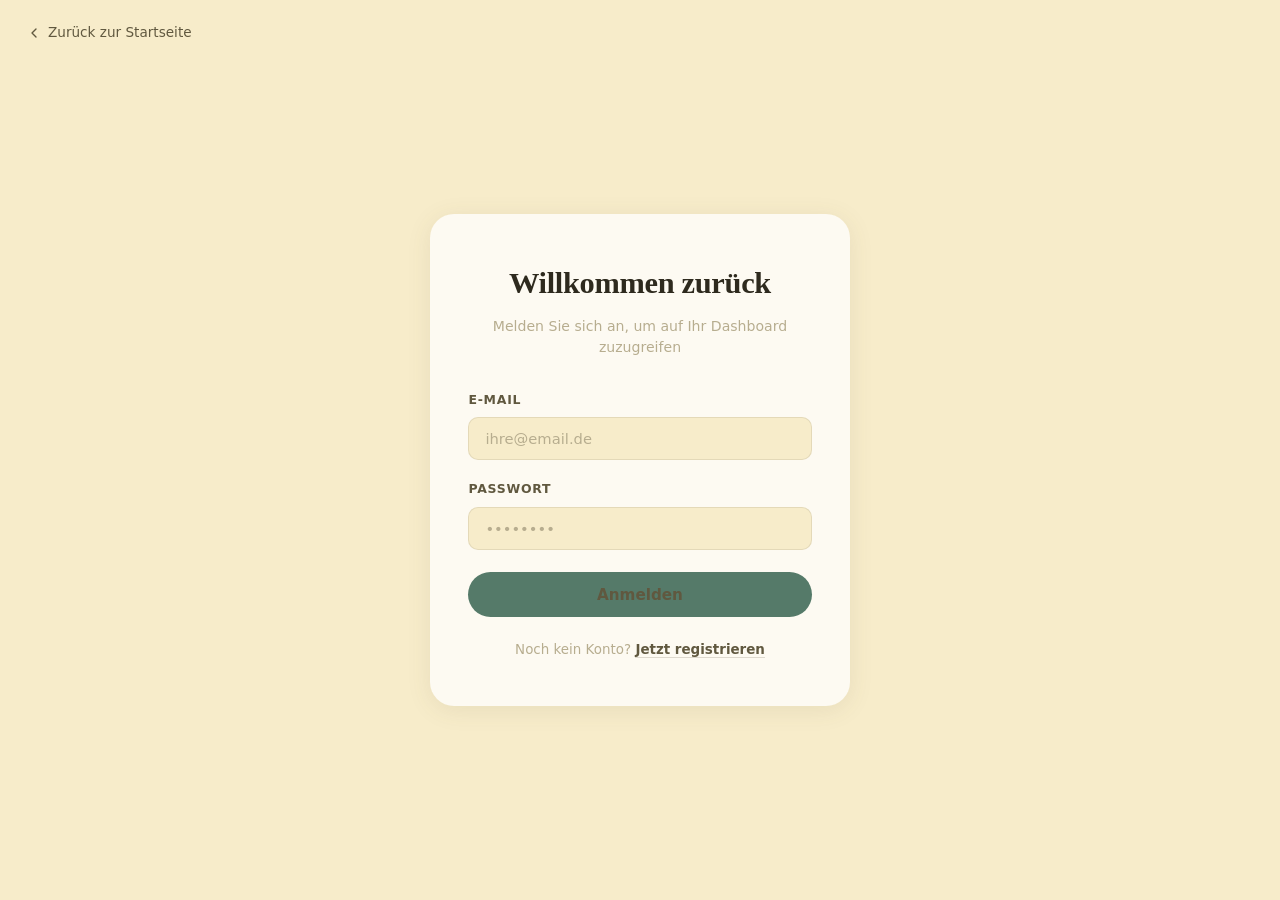
<file: protected.html>
<!DOCTYPE html>
<html lang="en">
  <head>
    <meta charset="UTF-8" />
    <title>Protected Page</title>
    <link rel="stylesheet" href="css/style.css" />
  </head>
  <body>
    <h1>Welcome back!</h1>

    <!-- This is where we'll dynamically show the protected content -->
    <div id="protectedContent"></div>

    <button id="logoutBtn">Logout</button>

    <script src="js/protected.js"></script>
    <script src="js/logout.js"></script>
  </body>
</html>
</file>
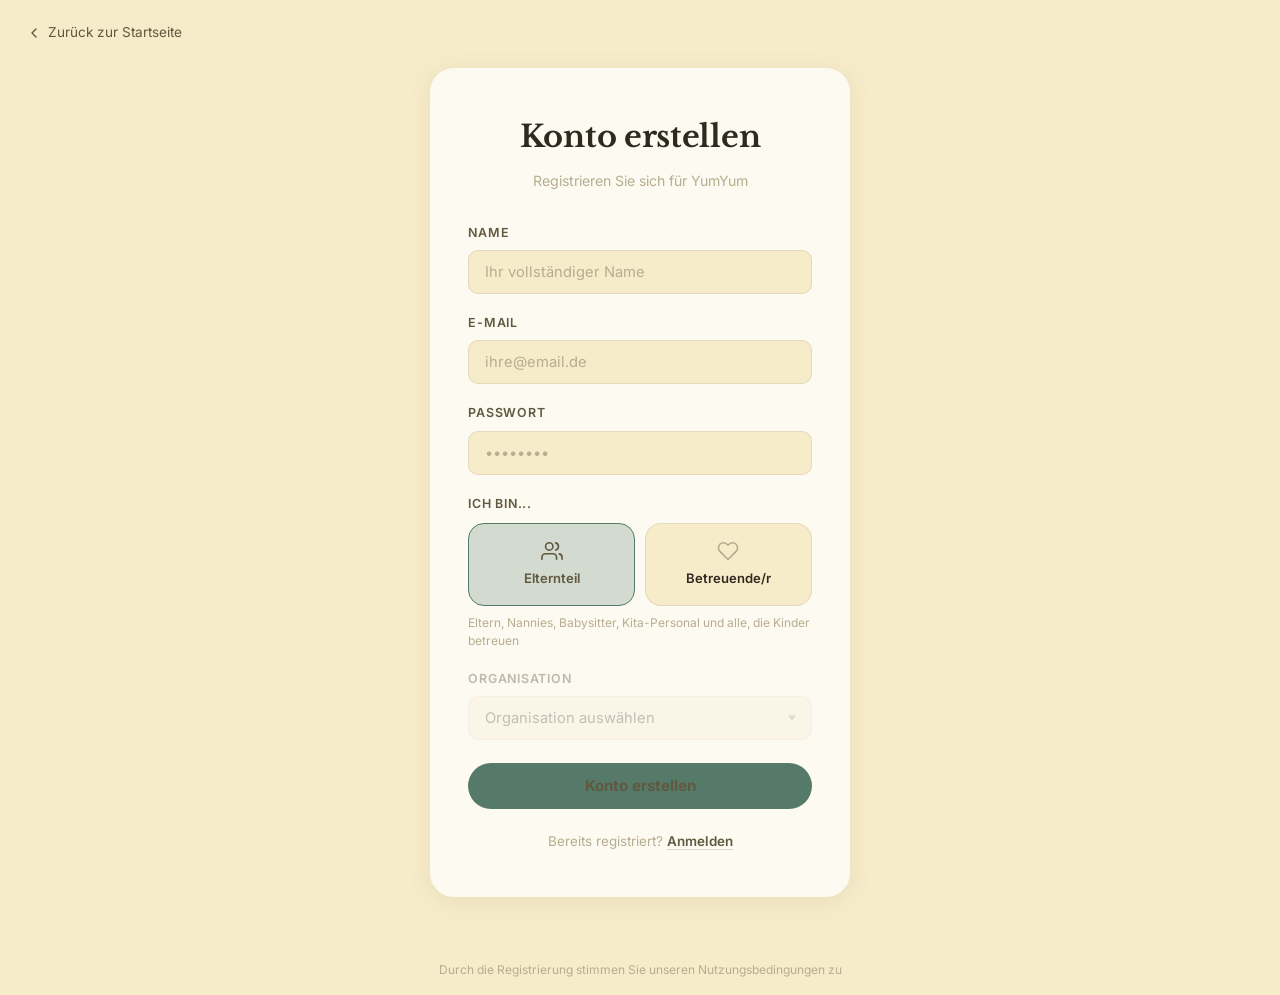
<file: register.html>
<!DOCTYPE html>
<html lang="de">
<head>
  <meta charset="UTF-8" />
  <meta name="viewport" content="width=device-width, initial-scale=1.0" />
  <title>YumYum – Registrieren</title>
  <link rel="preconnect" href="https://fonts.googleapis.com">
  <link rel="preconnect" href="https://fonts.gstatic.com" crossorigin>
  <link href="https://fonts.googleapis.com/css2?family=Libre+Baskerville:wght@400;700&family=Inter:wght@300;400;500;600;700&display=swap" rel="stylesheet">
  <style>
    *, *::before, *::after { box-sizing: border-box; margin: 0; padding: 0; }
    :root {
      --cream:       #F7ECCA;
      --cream-dark:  #ede0b4;
      --sand:        #B7AD8F;
      --sand-border: rgba(183,173,143,0.30);
      --olive:       #60583F;
      --olive-hover: #4a4230;
      --pink:        #557A69;
      --pink-hover:  #3f5e50;
      --pink-light:  rgba(85,122,105,0.25);
      --blue:        #7D8ECC;
      --white-card:  #fdfaf2;
      --text:        #2e2a1e;
      --text-muted:  #60583F;
      --text-faint:  #B7AD8F;
      --radius-md:   10px;
      --radius-lg:   16px;
      --radius-xl:   24px;
      --radius-pill: 9999px;
      --shadow-card: 0 4px 24px rgba(96,88,63,0.10);
      --font-serif:  'Libre Baskerville', Georgia, serif;
      --font-sans:   'Inter', system-ui, sans-serif;
    }
    html { -webkit-font-smoothing: antialiased; }
    body { font-family: var(--font-sans); background: var(--cream); color: var(--text); min-height: 100dvh; font-size: 1rem; line-height: 1.6; display: flex; flex-direction: column; }

    /* Back link */
    .back-link { display: inline-flex; align-items: center; gap: 0.4rem; font-size: 0.85rem; color: var(--text-muted); text-decoration: none; padding: 1.4rem 1.6rem 0; transition: color 130ms ease; }
    .back-link:hover { color: var(--olive); }

    /* Card */
    .auth-wrap { flex: 1; display: flex; align-items: center; justify-content: center; padding: 1.5rem 1rem 3rem; }
    .auth-card { background: var(--white-card); border-radius: var(--radius-xl); padding: 2.8rem 2.4rem; width: 100%; max-width: 420px; box-shadow: var(--shadow-card); }

    .auth-card h1 { font-family: var(--font-serif); font-size: 1.9rem; font-weight: 700; color: var(--text); text-align: center; margin-bottom: 0.5rem; letter-spacing: -0.01em; }
    .auth-sub { font-size: 0.88rem; color: var(--text-faint); text-align: center; margin-bottom: 2rem; line-height: 1.5; }

    /* Fields */
    .field { margin-bottom: 1.2rem; }
    .field label { display: block; font-size: 0.78rem; font-weight: 600; letter-spacing: 0.06em; text-transform: uppercase; color: var(--text-muted); margin-bottom: 0.45rem; }
    .field input { width: 100%; background: var(--cream); border: 1.5px solid var(--sand-border); border-radius: var(--radius-md); padding: 0.75rem 1rem; font-family: var(--font-sans); font-size: 0.92rem; color: var(--text); outline: none; transition: border-color 140ms ease, box-shadow 140ms ease; }
    .field input::placeholder { color: var(--text-faint); }
    .field input:focus { border-color: var(--pink); box-shadow: 0 0 0 3px rgba(85,122,105,0.22); }

    /* Role toggle */
    .role-label { display: block; font-size: 0.78rem; font-weight: 600; letter-spacing: 0.06em; text-transform: uppercase; color: var(--text-muted); margin-bottom: 0.6rem; }
    .role-cards { display: grid; grid-template-columns: 1fr 1fr; gap: 0.6rem; margin-bottom: 0.5rem; }
    .role-card { position: relative; }
    .role-card input[type="radio"] { position: absolute; opacity: 0; width: 0; height: 0; }
    .role-card label {
      display: flex; flex-direction: column; align-items: center; justify-content: center;
      gap: 0.35rem; padding: 1rem 0.5rem;
      border: 1.5px solid var(--sand-border); border-radius: var(--radius-lg);
      background: var(--cream); cursor: pointer; font-size: 0.82rem; font-weight: 600; color: var(--text);
      transition: all 150ms ease; text-align: center;
    }
    .role-card label svg { color: var(--sand); transition: color 150ms ease; }
    .role-card input[type="radio"]:checked + label { background: var(--pink-light); border-color: var(--pink); color: var(--olive); }
    .role-card input[type="radio"]:checked + label svg { color: var(--olive); }
    .role-hint { font-size: 0.75rem; color: var(--text-faint); margin-bottom: 1.2rem; line-height: 1.5; }

    /* Select */
    .select-wrap { position: relative; }
    .select-wrap select { width: 100%; background: var(--cream); border: 1.5px solid var(--sand-border); border-radius: var(--radius-md); padding: 0.75rem 2.2rem 0.75rem 1rem; font-family: var(--font-sans); font-size: 0.92rem; color: var(--text); outline: none; appearance: none; transition: border-color 140ms ease; }
    .select-wrap select:focus { border-color: var(--pink); box-shadow: 0 0 0 3px rgba(85,122,105,0.22); }
    .select-wrap::after { content: ""; position: absolute; right: 1rem; top: 50%; transform: translateY(-50%); width: 0; height: 0; border-left: 4px solid transparent; border-right: 4px solid transparent; border-top: 5px solid var(--text-faint); pointer-events: none; }

    /* Button */
    .btn-submit { display: block; width: 100%; background: var(--pink); color: var(--olive); border: none; border-radius: var(--radius-pill); padding: 0.85rem; font-family: var(--font-sans); font-size: 0.95rem; font-weight: 700; cursor: pointer; text-align: center; margin-top: 1.4rem; transition: background 140ms ease, transform 120ms ease; }
    .btn-submit:hover { background: #6fa088; transform: translateY(-1px); }

    /* Footer links */
    .auth-footer { text-align: center; font-size: 0.84rem; color: var(--text-faint); margin-top: 1.4rem; }
    .auth-footer a { color: var(--olive); font-weight: 600; text-decoration: none; border-bottom: 1px solid rgba(96,88,63,0.2); transition: border-color 130ms ease; }
    .auth-footer a:hover { border-color: var(--olive); }

    .auth-legal { text-align: center; font-size: 0.75rem; color: var(--text-faint); padding: 1rem; line-height: 1.5; }

    /* Hide orga field initially, shown via JS if needed */
    .field-orga { margin-bottom: 1.2rem; }
  </style>
</head>
<body>

  <a href="index.html" class="back-link">
    <svg width="16" height="16" viewBox="0 0 24 24" fill="none" stroke="currentColor" stroke-width="2" stroke-linecap="round" stroke-linejoin="round"><polyline points="15 18 9 12 15 6"/></svg>
    Zurück zur Startseite
  </a>

  <div class="auth-wrap">
    <div class="auth-card">
      <h1>Konto erstellen</h1>
      <p class="auth-sub">Registrieren Sie sich für YumYum</p>

      <form id="registerForm">
        <div class="field">
          <label for="name">Name</label>
          <input type="text" id="name" name="name" placeholder="Ihr vollständiger Name" required autocomplete="name" />
        </div>
        <div class="field">
          <label for="email">E-Mail</label>
          <input type="email" id="email" name="email" placeholder="ihre@email.de" required autocomplete="email" />
        </div>
        <div class="field">
          <label for="password">Passwort</label>
          <input type="password" id="password" name="password" placeholder="••••••••" required autocomplete="new-password" />
        </div>

        <p class="role-label">Ich bin...</p>
        <div class="role-cards">
          <div class="role-card">
            <input type="radio" id="rolle_eltern" name="rollen_id" value="1" checked />
            <label for="rolle_eltern">
              <svg width="22" height="22" viewBox="0 0 24 24" fill="none" stroke="currentColor" stroke-width="1.8" stroke-linecap="round" stroke-linejoin="round"><path d="M17 21v-2a4 4 0 0 0-4-4H5a4 4 0 0 0-4 4v2"/><circle cx="9" cy="7" r="4"/><path d="M23 21v-2a4 4 0 0 0-3-3.87"/><path d="M16 3.13a4 4 0 0 1 0 7.75"/></svg>
              Elternteil
            </label>
          </div>
          <div class="role-card">
            <input type="radio" id="rolle_betreuung" name="rollen_id" value="2" />
            <label for="rolle_betreuung">
              <svg width="22" height="22" viewBox="0 0 24 24" fill="none" stroke="currentColor" stroke-width="1.8" stroke-linecap="round" stroke-linejoin="round"><path d="M20.84 4.61a5.5 5.5 0 0 0-7.78 0L12 5.67l-1.06-1.06a5.5 5.5 0 0 0-7.78 7.78l1.06 1.06L12 21.23l7.78-7.78 1.06-1.06a5.5 5.5 0 0 0 0-7.78z"/></svg>
              Betreuende/r
            </label>
          </div>
        </div>
        <p class="role-hint">Eltern, Nannies, Babysitter, Kita-Personal und alle, die Kinder betreuen</p>

        <div class="field field-orga">
          <label for="orga_id">Organisation</label>
          <div class="select-wrap">
           <select id="orga_id" name="orga_id">
              <option value="" disabled selected>Organisation auswählen</option>
              <option value="2">Kindergarten Limmat</option>
              <option value="3">Kindergarten Zollstrasse</option>
              <option value="4">Kindergarten Kapelli</option>
              <option value="5">Kindergarten Bullingerhof</option>
              <option value="6">Kindergarten Holunderhof</option>
            </select>
          </div>
        </div>

        <button type="submit" class="btn-submit">Konto erstellen</button>
      </form>

      <div class="auth-footer">
        Bereits registriert? <a href="login.html">Anmelden</a>
      </div>
    </div>
  </div>

  <p class="auth-legal">Durch die Registrierung stimmen Sie unseren Nutzungsbedingungen zu</p>

  <script src="js/register.js"></script>
</body>
</html>
</file>
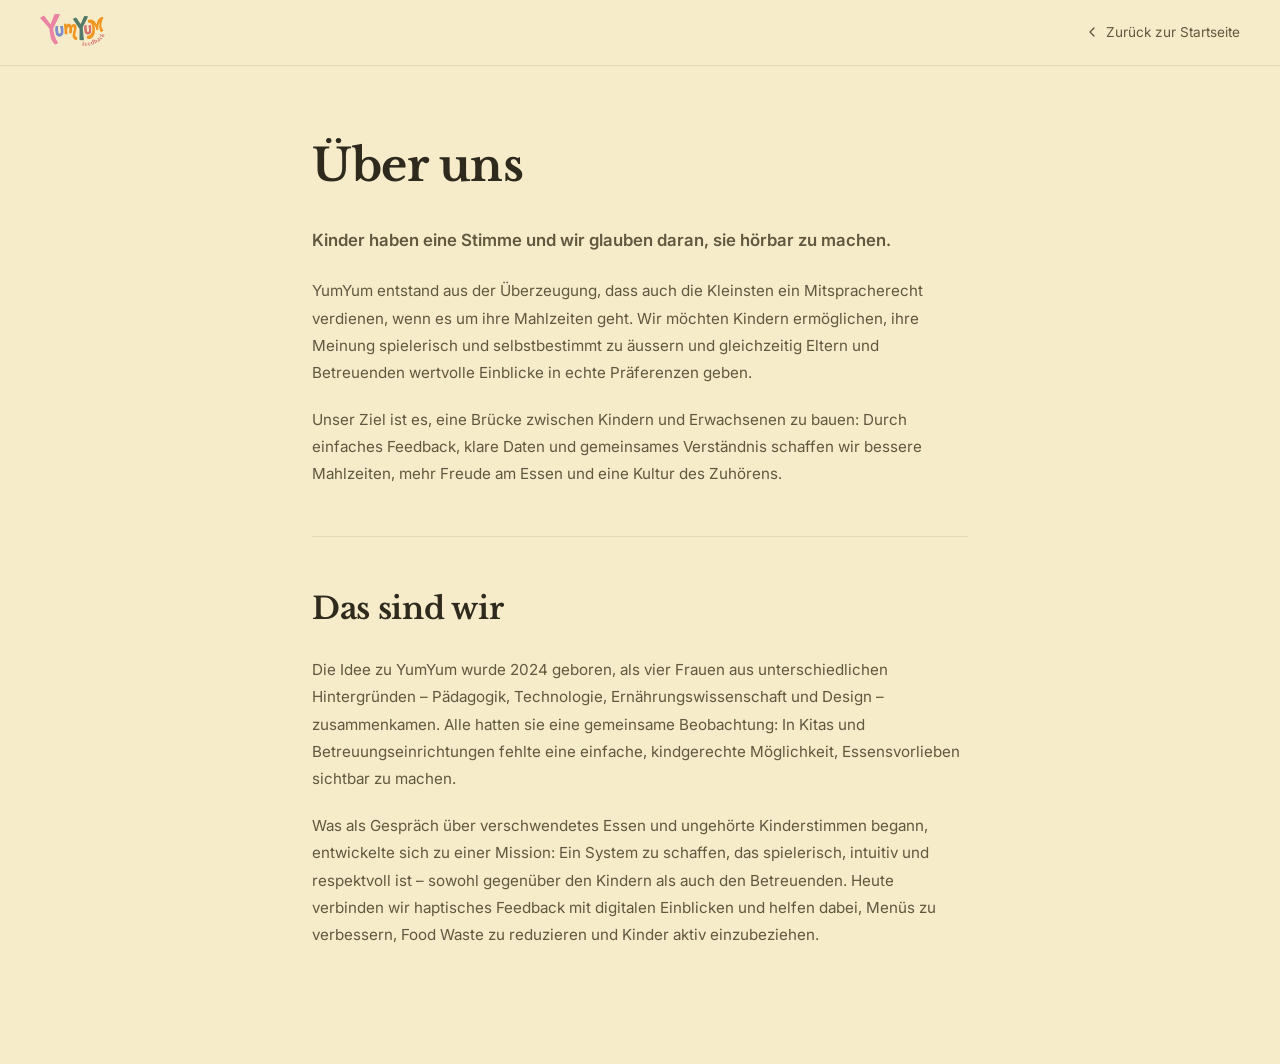
<file: ueber_uns.html>
<!DOCTYPE html>
<html lang="de">
<head>
  <meta charset="UTF-8" />
  <meta name="viewport" content="width=device-width, initial-scale=1.0" />
  <title>YumYum – Über uns</title>
  <link rel="preconnect" href="https://fonts.googleapis.com">
  <link rel="preconnect" href="https://fonts.gstatic.com" crossorigin>
  <link href="https://fonts.googleapis.com/css2?family=Libre+Baskerville:wght@400;700&family=Inter:wght@300;400;500;600;700&display=swap" rel="stylesheet">
  <style>
    *, *::before, *::after { box-sizing: border-box; margin: 0; padding: 0; }
    :root {
      --cream: #F7ECCA; --cream-alt: #F3E3B7; --sand: #B7AD8F;
      --sand-border: rgba(183,173,143,0.30); --olive: #60583F;
      --pink: #E984A4; --blue: #7D8ECC;
      --white-card: #fdfaf2; --text: #2e2a1e;
      --text-muted: #60583F; --text-faint: #B7AD8F;
      --radius-md: 10px; --radius-xl: 24px;
      --font-serif: 'Libre Baskerville', Georgia, serif;
      --font-sans: 'Inter', system-ui, sans-serif;
    }
    html { -webkit-font-smoothing: antialiased; }
    body { font-family: var(--font-sans); background: var(--cream); color: var(--text); min-height: 100dvh; font-size: 1rem; line-height: 1.6; }

    /* NAV */
    .nav { background: var(--cream); border-bottom: 1px solid var(--sand-border); padding: 0.9rem 2.5rem; display: flex; align-items: center; justify-content: space-between; position: sticky; top: 0; z-index: 200; }
    .nav-logo { display: flex; align-items: center; gap: 5px; text-decoration: none; }
    .logo-block { width: 26px; height: 26px; border-radius: 6px; display: flex; align-items: center; justify-content: center; font-family: var(--font-serif); font-weight: 700; font-size: .88rem; }
    .logo-block.a { background: var(--pink); color: #fff; }
    .logo-block.b { background: var(--blue); color: #fff; }
    .logo-block.c { background: none; color: var(--olive); }
    .back-link { display: inline-flex; align-items: center; gap: 0.4rem; font-size: 0.85rem; color: var(--text-muted); text-decoration: none; }
    .back-link:hover { color: var(--olive); }

    /* CONTENT */
    .page-wrap { max-width: 720px; margin: 0 auto; padding: 4rem 2rem 6rem; }

    h1 { font-family: var(--font-serif); font-size: clamp(2rem, 3.5vw, 2.8rem); font-weight: 700; color: var(--text); margin-bottom: 1.6rem; letter-spacing: -0.01em; }
    .lead { font-size: 1.05rem; font-weight: 600; color: var(--text-muted); margin-bottom: 1.4rem; line-height: 1.65; }
    p { font-size: 0.95rem; color: var(--text-muted); line-height: 1.8; margin-bottom: 1.2rem; }

    .divider { border: none; border-top: 1px solid var(--sand-border); margin: 3rem 0; }

    h2 { font-family: var(--font-serif); font-size: clamp(1.4rem, 2.5vw, 1.9rem); font-weight: 700; color: var(--text); margin-bottom: 1.4rem; letter-spacing: -0.01em; }

    @media (max-width: 600px) { .page-wrap { padding: 2.5rem 1.4rem 4rem; } .nav { padding: 0.8rem 1.2rem; } }
  </style>
</head>
<body>

<nav class="nav">
  <a href="index.html" class="nav-logo">
    <img src="img/logo_yumyum.png" alt="YumYum" style="height:36px;width:auto;display:block;" onerror="this.style.display='none';this.nextElementSibling.style.display='flex'"/>
    <div style="display:none;align-items:center;gap:5px;">
      <div class="logo-block a">Y</div>
      <div class="logo-block b">u</div>
      <div class="logo-block c">m</div>
      <div class="logo-block a">Y</div>
      <div class="logo-block b">u</div>
      <div class="logo-block c">m</div>
    </div>
  </a>
  <a href="index.html" class="back-link">
    <svg width="16" height="16" viewBox="0 0 24 24" fill="none" stroke="currentColor" stroke-width="2" stroke-linecap="round" stroke-linejoin="round"><polyline points="15 18 9 12 15 6"/></svg>
    Zurück zur Startseite
  </a>
</nav>

<div class="page-wrap">
  <h1>Über uns</h1>
  <p class="lead">Kinder haben eine Stimme und wir glauben daran, sie hörbar zu machen.</p>
  <p>YumYum entstand aus der Überzeugung, dass auch die Kleinsten ein Mitspracherecht verdienen, wenn es um ihre Mahlzeiten geht. Wir möchten Kindern ermöglichen, ihre Meinung spielerisch und selbstbestimmt zu äussern und gleichzeitig Eltern und Betreuenden wertvolle Einblicke in echte Präferenzen geben.</p>
  <p>Unser Ziel ist es, eine Brücke zwischen Kindern und Erwachsenen zu bauen: Durch einfaches Feedback, klare Daten und gemeinsames Verständnis schaffen wir bessere Mahlzeiten, mehr Freude am Essen und eine Kultur des Zuhörens.</p>

  <hr class="divider" />

  <h2>Das sind wir</h2>
  <p>Die Idee zu YumYum wurde 2024 geboren, als vier Frauen aus unterschiedlichen Hintergründen – Pädagogik, Technologie, Ernährungswissenschaft und Design – zusammenkamen. Alle hatten sie eine gemeinsame Beobachtung: In Kitas und Betreuungseinrichtungen fehlte eine einfache, kindgerechte Möglichkeit, Essensvorlieben sichtbar zu machen.</p>
  <p>Was als Gespräch über verschwendetes Essen und ungehörte Kinderstimmen begann, entwickelte sich zu einer Mission: Ein System zu schaffen, das spielerisch, intuitiv und respektvoll ist – sowohl gegenüber den Kindern als auch den Betreuenden. Heute verbinden wir haptisches Feedback mit digitalen Einblicken und helfen dabei, Menüs zu verbessern, Food Waste zu reduzieren und Kinder aktiv einzubeziehen.</p>
</div>

</body>
</html>
</file>
<file: css/style.css>
/* style.css */
body {
  font-family: Arial, sans-serif;
  margin: 20px;
  max-width: 600px;
  line-height: 1.5;
}

h1 {
  margin-bottom: 1em;
}

form > div {
  margin-bottom: 1em;
}

label {
  display: inline-block;
  width: 80px;
}

input[type="email"],
input[type="password"] {
  width: 200px;
  padding: 4px;
}

button {
  padding: 8px 16px;
  cursor: pointer;
}

p {
  margin-top: 1em;
}

.hero-img {
  width: 100%;
  max-width: 460px;
  height: auto;
  border-radius: var(--radius-xl);
  object-fit: cover;
}


.modal-overlay {
  position: fixed;
  inset: 0;
  background: rgba(0, 0, 0, 0.5);
  z-index: 100;
}

.modal-box {
  position: fixed;
  top: 50%;
  left: 50%;
  transform: translate(-50%, -50%);
  background: white;
  padding: 2rem;
  border-radius: 8px;
  z-index: 101;
  width: 400px;
  max-width: 90%;
}

.modal-box h2 {
  margin-top: 0;
}

.modal-box input[type="text"],
.modal-box textarea {
  width: 100%;
  margin-bottom: 1rem;
  padding: 0.5rem;
  box-sizing: border-box;
}

.checkboxes {
  display: flex;
  flex-direction: column;
  gap: 0.4rem;
  margin-bottom: 1rem;
}


/* Dashboard */
.dashboard-header {
  display: flex;
  justify-content: space-between;
  align-items: center;
  padding: 1.5rem 2rem;
  background: #f8f8f8;
  border-bottom: 1px solid #e0e0e0;
}

.orga-label {
  color: #666;
  margin-top: 0.25rem;
  font-size: 0.9rem;
}

.dashboard-main {
  padding: 2rem;
  max-width: 1000px;
  margin: 0 auto;
}

.woche-section h2 {
  margin-bottom: 1rem;
}

.woche-grid {
  display: grid;
  grid-template-columns: repeat(7, 1fr);
  gap: 0.75rem;
  margin-bottom: 2rem;
}

.tag-karte {
  background: #fff;
  border: 1px solid #e0e0e0;
  border-radius: 8px;
  padding: 0.75rem;
  min-height: 120px;
}

.tag-label {
  font-weight: bold;
  font-size: 0.85rem;
  color: #333;
}

.tag-datum {
  font-size: 0.75rem;
  color: #999;
  margin-bottom: 0.5rem;
}

.gericht-name {
  font-weight: 600;
  font-size: 0.9rem;
  color: #222;
}

.gericht-desc {
  font-size: 0.8rem;
  color: #666;
  margin-top: 0.25rem;
}

.kein-gericht {
  font-size: 0.8rem;
  color: #bbb;
  font-style: italic;
}

.btn-primary {
  background: #01696f;
  color: white;
  border: none;
  padding: 0.6rem 1.2rem;
  border-radius: 6px;
  cursor: pointer;
  font-size: 0.95rem;
}

.btn-primary:hover {
  background: #0c4e54;
}

@media (max-width: 768px) {
  .woche-grid {
    grid-template-columns: repeat(2, 1fr);
  }
}
</file>
